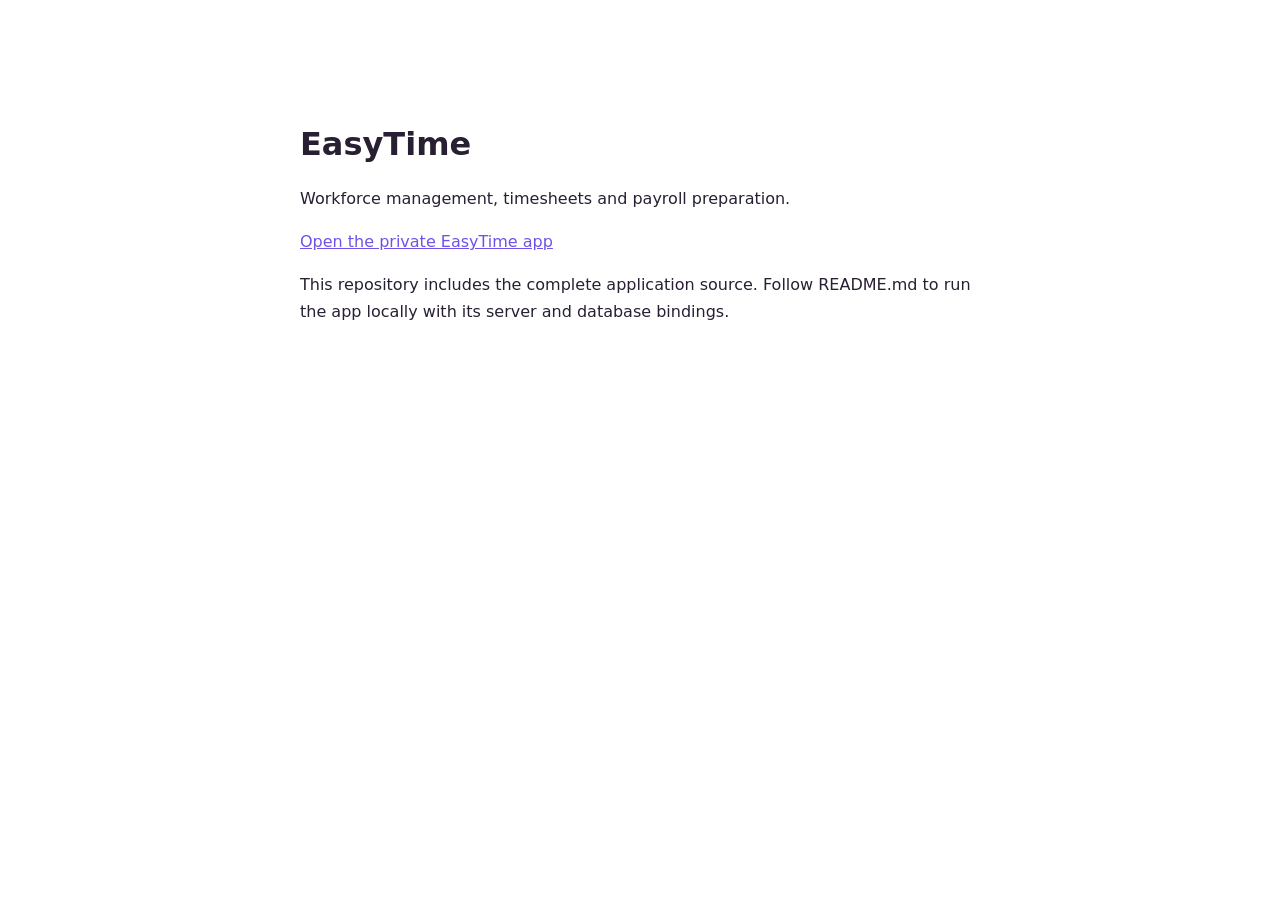
<file: index.html>
<!doctype html><html lang="en"><meta charset="utf-8"><meta name="viewport" content="width=device-width,initial-scale=1"><title>EasyTime source</title><style>body{font:16px system-ui;max-width:680px;margin:80px auto;padding:24px;color:#282032}a{color:#7052e8}p{line-height:1.7}</style><h1>EasyTime</h1><p>Workforce management, timesheets and payroll preparation.</p><p><a href="https://easytime-15-day.allup-pegasian.chatgpt.site">Open the private EasyTime app</a></p><p>This repository includes the complete application source. Follow README.md to run the app locally with its server and database bindings.</p></html>
</file>
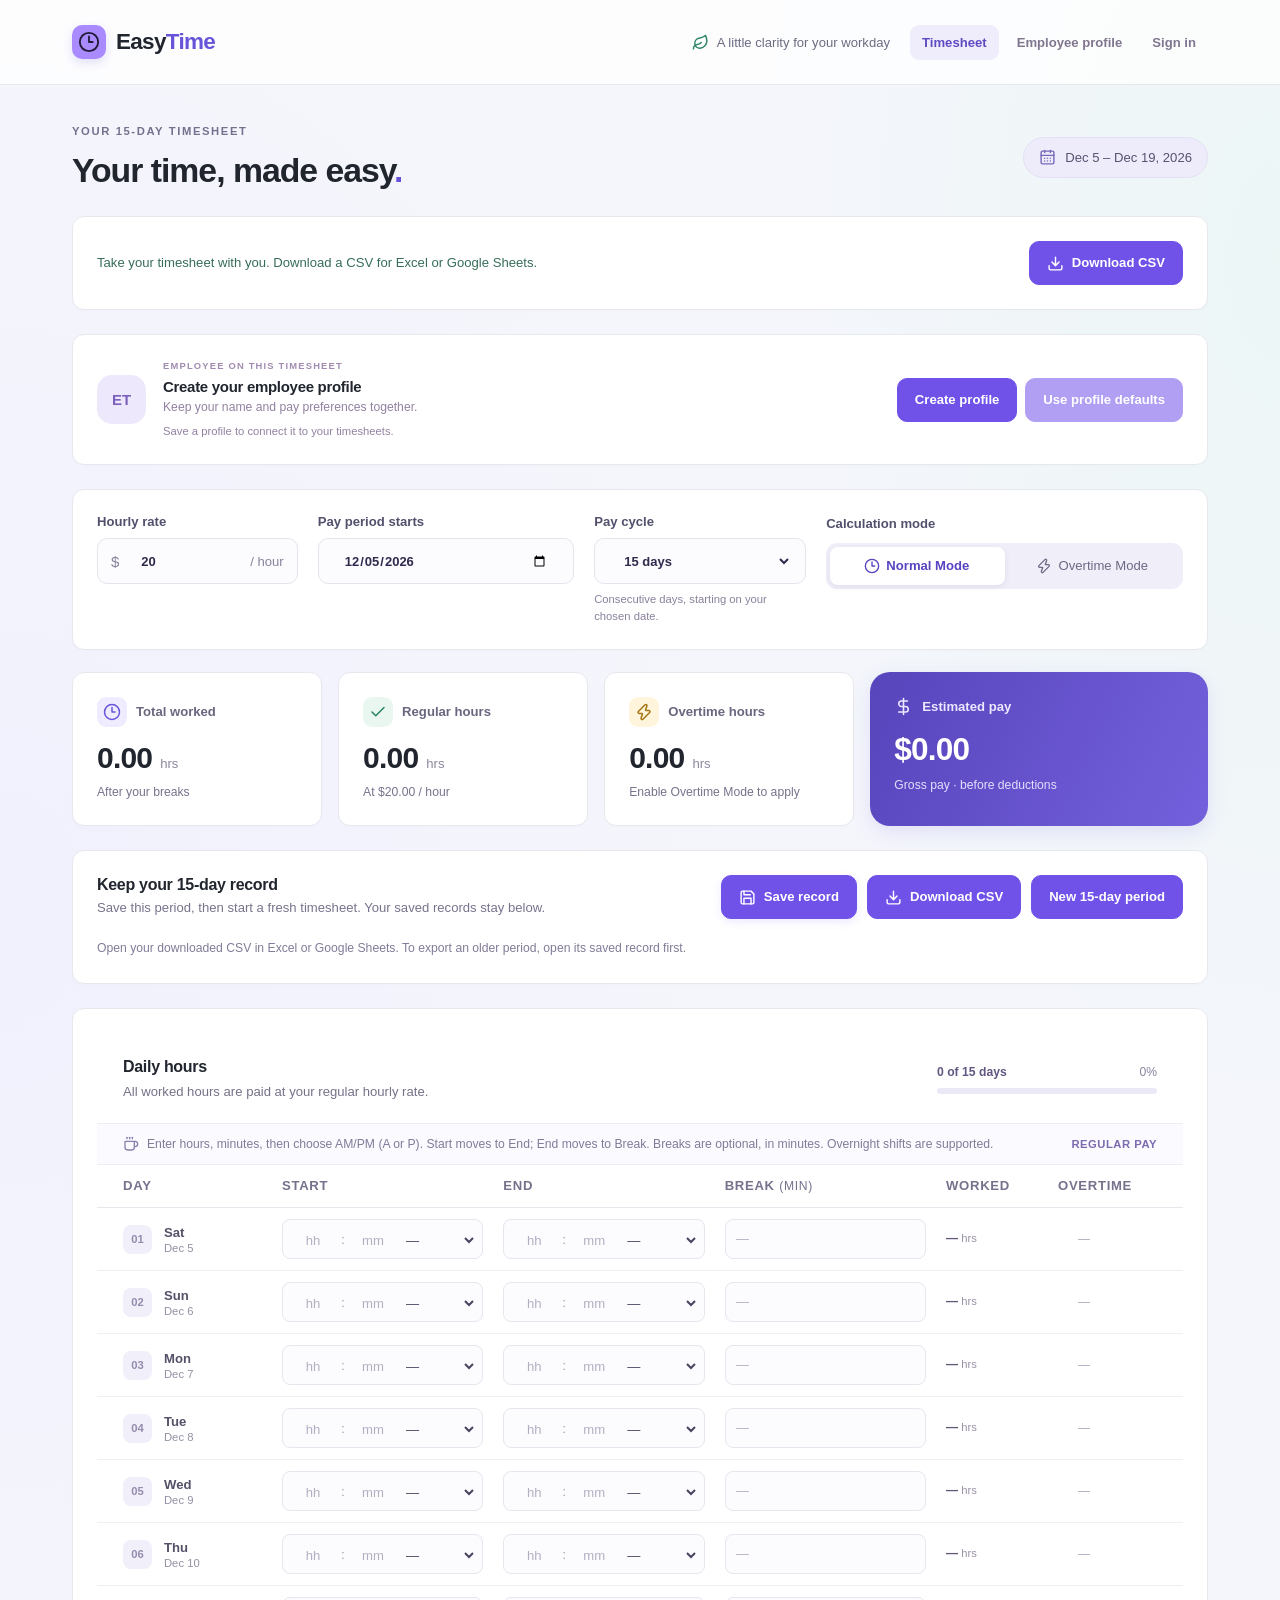
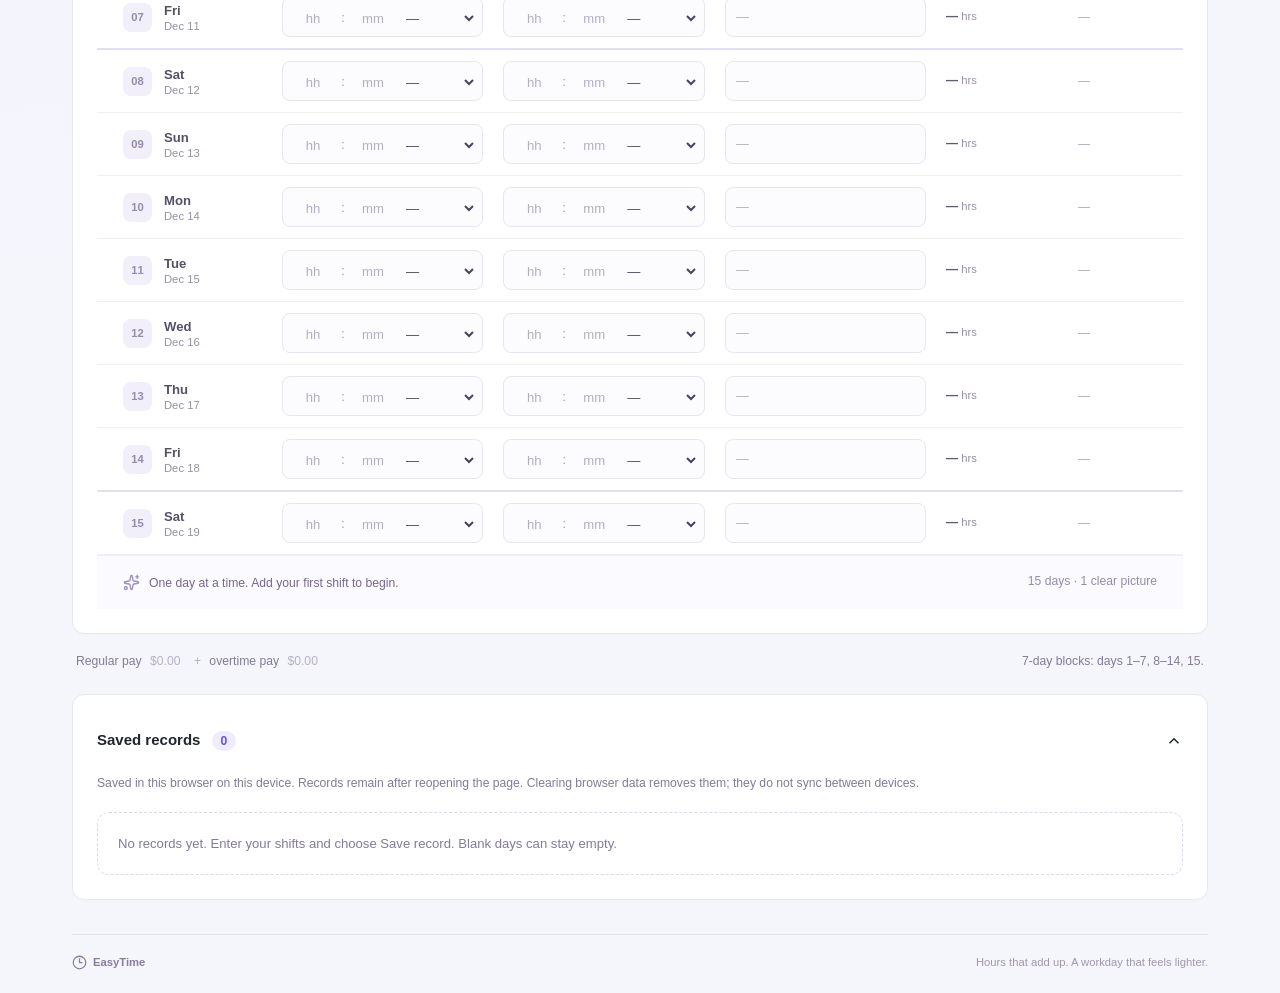
<file: public/easytime/calculator.html>
<!DOCTYPE html>
<html lang="en"><head><meta charset="UTF-8"><meta name="viewport" content="width=device-width, initial-scale=1"><meta name="description" content="Track weekly, 15-day, or monthly work, breaks, and overtime. Save records and download CSV timesheets."><title>EasyTime — Pay Cycle Records</title><link rel="icon" type="image/svg+xml" href="data:image/svg+xml,%3Csvg%20xmlns%3D%22http%3A%2F%2Fwww.w3.org%2F2000%2Fsvg%22%20viewBox%3D%220%200%2032%2032%22%3E%3Crect%20width%3D%2232%22%20height%3D%2232%22%20rx%3D%229%22%20fill%3D%22%236654d9%22%2F%3E%3Ccircle%20cx%3D%2216%22%20cy%3D%2216%22%20r%3D%2210%22%20fill%3D%22none%22%20stroke%3D%22%23fff%22%20stroke-width%3D%222.3%22%2F%3E%3Cpath%20d%3D%22M16%2010v6l4%202%22%20fill%3D%22none%22%20stroke%3D%22%23fff%22%20stroke-width%3D%222.3%22%20stroke-linecap%3D%22round%22%20stroke-linejoin%3D%22round%22%2F%3E%3C%2Fsvg%3E"><style>:root { --background:#f5f6fc; --foreground:#252542; --card:#fff; --card-foreground:#252542; --popover:#fff; --popover-foreground:#252542; --primary:#6654d9; --button-bg:#6759eb; --button-hover:#5748d6; --button-ink:#fff; --primary-foreground:#fff; --secondary:#efedfc; --secondary-foreground:#493b9b; --muted:#f3f3fa; --muted-foreground:#6b6c83; --accent:#efedfc; --accent-foreground:#493b9b; --destructive:#b23446; --border:#e6e6f2; --input:#e4e4ef; --ring:#6654d9; --radius:1rem; }
* { box-sizing:border-box; }
body { margin:0; background:var(--background); color:var(--foreground); font-family:"Segoe UI",Arial,Helvetica,sans-serif; font-size:1rem; -webkit-font-smoothing:antialiased; }
button,input { font:inherit; -webkit-tap-highlight-color:transparent; }
input:focus-visible,button:focus-visible { outline:3px solid #a99df5; outline-offset:3px; }
.easytime { min-height:100vh; background:radial-gradient(ellipse at 0 35%,#eae8ff65,transparent 40%),radial-gradient(ellipse at 100% 10%,#e1f6ed70,transparent 30%),var(--background); }
.site-header { background:#ffffffc9; border-bottom:1px solid #e7e7f0; }
.header-inner { max-width:1200px; margin:auto; min-height:84px; padding:16px 32px; display:flex; align-items:center; justify-content:space-between; gap:20px; }
.brand { display:flex; align-items:center; font-size:1.5rem; font-weight:750; letter-spacing:-.7px; }
.brand>span:last-child { color:#6654d9; }
.brand-icon { width:38px; height:38px; display:grid; place-items:center; margin-right:10px; border-radius:12px; background:#6654d9; color:#fff; box-shadow:0 4px 10px #6654d92b; }
.brand-icon svg { width:22px; height:22px; }
.header-note { display:flex; align-items:center; gap:8px; color:#6b6c83; font-size:.875rem; }
.header-note svg { color:#298265; }
.workspace { max-width:1200px; margin:0 auto; padding:38px 32px 22px; }
.page-heading { display:flex; align-items:center; justify-content:space-between; gap:24px; margin-bottom:25px; }
.eyebrow { font-size:.75rem; letter-spacing:1.6px; color:#73728e; font-weight:700; margin:0 0 9px; }
h1 { font-size:clamp(1.7rem,3vw,2.25rem); letter-spacing:-1px; font-weight:720; line-height:1.25; margin:0; }
h1>span { color:#6654d9; }
.period-chip { display:flex; align-items:center; gap:9px; padding:11px 15px; color:#565270; background:#eeecfa; border:1px solid #e4e0f5; font-size:.875rem; border-radius:100px; }
.period-chip svg { color:#7769bb; flex-shrink:0; }
.panel { border:1px solid var(--border); background:var(--card); border-radius:20px; box-shadow:0 4px 18px #35376304; }
.calculator { gap:22px; }
.settings { display:grid; grid-template-columns:1fr 1.2fr 1.7fr; gap:28px; padding:23px 26px; align-items:start; }
.settings-field,.mode-field { min-width:0; }
.settings label,.field-label { display:block; font-size:.875rem; font-weight:600; color:#52516d; margin:0 0 9px; }
.input-shell { display:flex; align-items:center; gap:10px; height:46px; border:1px solid #e4e4ef; border-radius:10px; padding:0 13px; background:#fcfcff; color:#86839b; }
.input-shell:focus-within { border-color:#8d7de7; box-shadow:0 0 0 3px #6654d911; }
.input-shell input { background:transparent; color:#302b4d; width:100%; min-width:0; font-weight:600; border:0; height:100%; outline:0; }
.input-shell input:focus-visible { outline:0; }
.input-unit { flex-shrink:0; font-size:.875rem; }
.invalid { border-color:#c44757; }
.field-error { margin:7px 0 0; font-size:.875rem; color:#af3041; }
.mode-toggle { position:relative; display:grid; grid-template-columns:1fr 1fr; width:100%; height:46px!important; padding:4px; gap:2px; border-radius:11px; background:#f0eef9; isolation:isolate; }
.mode-slider { z-index:-1; position:absolute; left:4px; top:4px; width:calc(50% - 4px); height:calc(100% - 8px); border-radius:8px; background:#fff; box-shadow:0 2px 6px #30295713; transition:transform .3s cubic-bezier(.2,.7,.2,1),background .3s; }
.is-overtime .mode-slider { transform:translateX(100%); background:#fff9eb; }
.mode-toggle [data-slot=tabs-trigger] { font-size:.875rem; height:100%; padding:8px; color:#6e6985; box-shadow:none!important; background:transparent!important; border:0; cursor:pointer; }
.mode-toggle [data-state=active] { color:#5843c1; font-weight:700; }
.is-overtime .mode-toggle [data-state=active] { color:#88600c; }
.calculator-content { min-width:0; }
.summary { display:grid; grid-template-columns:minmax(0,1fr) minmax(0,1fr) minmax(0,1fr) minmax(0,1.35fr); gap:16px; margin-bottom:24px; }
.stat-card { padding:20px 22px; }
.stat-label { display:flex; align-items:center; gap:9px; font-size:.875rem; font-weight:600; color:#69677f; }
.stat-icon { display:grid; place-items:center; width:30px; height:30px; border-radius:9px; }
.stat-icon.total { color:#6654d9; background:#efecff; }
.stat-icon.regular { color:#268463; background:#eaf7f0; }
.stat-icon.overtime { color:#a57412; background:#fff5dd; }
.stat-number { display:flex; align-items:baseline; gap:8px; margin:13px 0 7px; font-size:2rem; font-weight:700; letter-spacing:-.8px; font-variant-numeric:tabular-nums; line-height:1.2; }
.stat-number>span { font-size:.875rem; letter-spacing:0; font-weight:500; color:#8b879e; }
.stat-caption { font-size:.8125rem; color:#77738c; margin:0; }
.pay-card { border-radius:20px; padding:25px 24px 21px; background:linear-gradient(115deg,#5745bc,#7360dc); color:#fff; box-shadow:0 6px 20px #6654d923; }
.pay-card .stat-label { color:#ede7ff; }
.pay-number { margin:15px 0 7px; font-size:clamp(1.7rem,3vw,2.1rem); font-weight:700; letter-spacing:-.8px; font-variant-numeric:tabular-nums; line-height:1.2; overflow-wrap:anywhere; }
.pay-caption { margin:0; font-size:.8125rem; color:#e5dffe; }
.timesheet { overflow:hidden; }
.sheet-heading { display:flex; align-items:center; justify-content:space-between; gap:26px; padding:25px 26px 21px; }
h2 { font-size:1.125rem; font-weight:700; margin:0 0 6px; letter-spacing:-.25px; }
.mode-description { color:#757188; font-size:.875rem; margin:0; animation:mode-in .3s ease; }
@keyframes mode-in { from { opacity:.2; transform:translateY(3px); } to { opacity:1; transform:translateY(0); } }
.progress-area { width:220px; flex-shrink:0; }
.progress-label { display:flex; justify-content:space-between; font-size:.8125rem; color:#8a849e; margin-bottom:9px; }
.progress-label>span:first-child { color:#625783; font-weight:600; }
.sheet-progress { height:6px; background:#ebe8f7; }
.sheet-progress [data-slot=progress-indicator] { background:#8f7bdf; transition:transform .4s ease; }
.sheet-help { background:#fafaff; padding:12px 26px; border-top:1px solid #ededf5; border-bottom:1px solid #ededf5; display:flex; gap:8px; align-items:center; color:#827b98; font-size:.8125rem; }
.sheet-help svg { color:#8a80ad; flex-shrink:0; }
.mode-badge { margin-left:auto; font-size:.75rem; font-weight:700; letter-spacing:.5px; white-space:nowrap; color:#7d6bb1; }
.is-overtime .mode-badge { color:#92701e; }
.hours-table { table-layout:fixed; font-size:.875rem; }
.hours-table th { font-size:.875rem; font-weight:600; color:#77718c; height:43px; background:#fff; padding:8px 10px; }
.hours-table td { padding:11px 10px; }
.hours-table th:first-child,.hours-table td:first-child { padding-left:26px; }
.hours-table th:last-child,.hours-table td:last-child { padding-right:26px; }
.hours-table .date-cell { width:175px; }
.hours-table .hours-cell { width:112px; }
.hours-table .split-cell { width:135px; }
.hours-table .break-cell { width:120px; }
.day-row { border-color:#efedf5; transition:background .25s; }
.day-row:hover { background:#fdfcff; }
.day-row.week-start:not(:first-child) { border-top:2px solid #e4def3; }
.day-date { display:flex; align-items:center; gap:12px; }
.day-index { width:29px; height:29px; display:grid; place-items:center; border-radius:8px; background:#f1eff9; color:#958cae; font-size:.75rem; font-weight:600; flex-shrink:0; }
.is-complete .day-index { color:#6050b4; background:#ebe6fd; }
.date-primary { display:block; font-weight:600; color:#555067; font-size:.875rem; }
.date-secondary { display:block; margin-top:2px; color:#9690a4; font-size:.75rem; }
.row-check { color:#2e9871; margin-left:auto; flex-shrink:0; }
.entry-cell input { width:100%; min-width:0; height:40px; background:#fcfcfe; border:1px solid #e8e5ef; border-radius:8px; padding:7px 10px; color:#4a425f; font-size:.875rem; font-variant-numeric:tabular-nums; transition:border-color .15s,box-shadow .15s; }
.entry-cell input:focus { background:#fff; border-color:#a291e7; }
.entry-cell input::placeholder { color:#b3aec2; }
.entry-cell input::-webkit-calendar-picker-indicator { opacity:.45; padding:0; margin:0; }
.entry-cell input[type=number] { appearance:textfield; }
.entry-cell input[type=number]::-webkit-inner-spin-button { appearance:none; }
.time-control { display:grid; grid-template-columns:minmax(20px,1fr) 6px minmax(20px,1fr) minmax(40px,1.55fr); align-items:center; gap:2px; width:100%; min-width:0; height:40px; padding:0 5px; border:1px solid #e8e5ef; border-radius:8px; background:#fcfcfe; transition:border-color .15s,box-shadow .15s; }
.time-control:focus-within { background:#fff; border-color:#a291e7; box-shadow:0 0 0 3px #6654d911; }
.time-control .time-part { width:100%; min-width:0; height:32px; padding:3px 1px; border:0; border-radius:4px; background:transparent; font-size:.875rem; color:#4a425f; text-align:center; font-variant-numeric:tabular-nums; }
.time-control select.time-part { cursor:pointer; padding-left:2px; text-align:left; }
.time-control .time-part:focus { outline:2px solid #a99df5; outline-offset:-2px; background:#f3f0ff; box-shadow:none; }
.time-colon { color:#9690a4; text-align:center; user-select:none; }
.has-error .time-control { border-color:#ef92a2; }
.entry-cell input[type=hidden] { display:none; }
@media(max-width:900px){.time-control{height:44px}.time-control .time-part{height:36px}}
@media(max-width:520px){.time-control .time-part{font-size:1rem}}
.manual-cell input { background:#fffcf6; border-color:#eee2c5; animation:mode-in .25s ease; }
.worked-value { font-weight:650; color:#635774; font-variant-numeric:tabular-nums; }
.hours-unit { color:#9991a6; font-size:.75rem; font-weight:400; }
.hours-pill { display:inline-block; font-size:.75rem; padding:5px 10px; border-radius:7px; color:#328266; background:#ecf7f1; font-weight:500; }
.hours-pill.has-ot { color:#966b1d; background:#fff4db; }
.empty-status { color:#b0aabd; padding-left:20px; }
.overnight-label { display:block; font-size:.75rem; color:#897e9f; margin-top:3px; }
.row-error { white-space:normal; color:#ac3545; font-size:.875rem; margin:5px 0 0; }
.has-error input { border-color:#d8a5ac; }
.mobile-label { display:none; }
.sheet-footer { display:flex; gap:20px; justify-content:space-between; padding:18px 26px; background:#fbfaff; border-top:1px solid #efedf5; font-size:.8125rem; color:#968ca9; }
.sheet-footer>span:first-child { display:flex; gap:9px; align-items:center; color:#76688e; }
.sheet-footer svg { color:#a092c3; flex-shrink:0; }
.validation-note { color:#ac3545; background:#fff1f3; padding:12px 18px; border-radius:10px; font-size:.875rem; margin:15px 0; }
.bottom-notes { display:flex; gap:16px; flex-wrap:wrap; align-items:center; justify-content:space-between; color:#847b96; font-size:.8125rem; padding:6px 4px 0; }
.bottom-notes p { margin:12px 0 0; }
.bottom-notes p span { color:#b8afc8; padding:0 5px; }
.site-footer { display:flex; justify-content:space-between; gap:20px; align-items:center; margin-top:34px; padding-top:19px; border-top:1px solid #e6e1f0; color:#a097ae; font-size:.75rem; }
.mini-brand { display:flex; align-items:center; gap:6px; color:#8a7b9f; font-weight:600; }
.site-footer p { margin:0; }
@media (max-width:980px) { .settings { grid-template-columns:1fr 1.2fr; gap:20px; }.mode-field { grid-column:1/-1; }.mode-toggle { max-width:390px; }.summary { grid-template-columns:minmax(0,1fr) minmax(0,1fr); }.hours-table .date-cell { width:145px; }.hours-table .hours-cell { width:85px; }.hours-table .split-cell { width:110px; }.hours-table th:first-child,.hours-table td:first-child { padding-left:16px; }.hours-table th:last-child,.hours-table td:last-child { padding-right:16px; }.entry-cell input { padding:7px; }.day-date { gap:8px; }.row-check { display:none; } }
@media (max-width:900px) { .workspace { padding:28px 20px 20px; }.header-inner { padding:16px 20px; }.page-heading { align-items:flex-start; flex-direction:column; gap:17px; }.header-note { display:none; }.summary { gap:12px; }.stat-card,.pay-card { padding:19px; }.sheet-heading { padding:22px 20px; flex-direction:column; align-items:stretch; gap:17px; }.progress-area { width:100%; }.sheet-help { padding:12px 20px; }.mode-badge { display:none; }
.hours-table { display:block; table-layout:auto; }.hours-table thead { position:absolute; width:1px; height:1px; overflow:hidden; clip-path:inset(50%); }.hours-table tbody { display:grid; grid-template-columns:1fr 1fr; gap:14px; padding:16px; background:#faf9fd; }.hours-table .day-row { display:grid; grid-template-columns:repeat(2,minmax(0,1fr)); gap:12px 10px; padding:16px; border:1px solid #e9e5f2!important; border-radius:13px; background:#fff; align-content:start; }.hours-table td { display:block; width:auto!important; padding:0!important; min-width:0; }.hours-table .date-cell { grid-column:1/-1; }.day-date { padding-bottom:11px; border-bottom:1px solid #efecf5; }.row-check { display:block; }.date-primary,.date-secondary { display:inline; }.date-secondary { margin-left:7px; }.mobile-label { display:block; font-size:.875rem; color:#8d839f; margin-bottom:6px; }.entry-cell input { font-size:.875rem; height:44px; padding:6px; }.hours-table .split-cell { grid-column:1/-1; }.split-cell:has(.empty-status) { display:none; }.hours-table .hours-cell { display:flex; flex-direction:column; justify-content:center; }.hours-unit { font-size:.8125rem; }.row-error { font-size:.875rem; }.empty-status { display:none; }.sheet-footer { padding:17px 20px; }.sheet-footer>span:last-child { display:none; } }
@media (max-width:520px) { .workspace { padding:24px 16px 18px; }.header-inner { min-height:72px; padding:14px 16px; }.brand { font-size:1.375rem; }.brand-icon { width:34px; height:34px; border-radius:10px; }.page-heading { margin-bottom:21px; }h1 { font-size:1.75rem; }.settings { padding:19px; gap:17px; grid-template-columns:1fr; }.mode-field { grid-column:auto; }.mode-toggle { max-width:none; }.stat-label { font-size:.875rem; gap:7px; }.stat-icon { width:25px; height:25px; }.stat-card,.pay-card { padding:16px; border-radius:16px; }.stat-number { font-size:1.75rem; gap:5px; }.stat-number>span { font-size:.8125rem; }.pay-number { font-size:1.7rem; }.stat-caption,.pay-caption { font-size:.8125rem; line-height:1.5; }.summary { margin-bottom:20px; }.hours-table tbody { grid-template-columns:1fr; padding:12px; gap:12px; }.hours-table .day-row { grid-template-columns:repeat(2,minmax(0,1fr)); padding:17px; gap:14px 12px; }.entry-cell input { padding:8px 10px; font-size:1rem; }.hours-table .split-cell { grid-column:auto; align-self:center; }.hours-table .split-cell:has(.row-error) { grid-column:1/-1; }.date-primary { font-size:1rem; }.date-secondary { font-size:.875rem; }.day-index { font-size:.8125rem; }.worked-value { font-size:1rem; }.site-footer p { display:none; }.bottom-notes { gap:0; }.sheet-help { align-items:flex-start; }.sheet-help svg { margin-top:2px; } }
@media (prefers-reduced-motion:reduce) { *,*::before,*::after { animation:none!important; transition:none!important; scroll-behavior:auto!important; } }

/* Keep controls readable with enlarged browser text. */
.mode-toggle { height:auto!important; min-height:46px; }
.mode-toggle [data-slot=tabs-trigger] { white-space:normal; height:auto; min-height:38px; }
.stat-number { flex-wrap:wrap; overflow-wrap:anywhere; }
.entry-cell input { height:auto; min-height:40px; line-height:1.4; }
.hours-table tr { border-color:#efedf5; }
@media(max-width:900px){.entry-cell input{min-height:44px;}}
@media(max-width:360px){.mode-toggle [data-slot=tabs-trigger]{font-size:.8125rem;padding:8px 4px;gap:4px;}.mode-toggle svg{display:none;}}
@media(max-width:360px){.hours-table .day-row{grid-template-columns:minmax(0,1fr);}.hours-table .date-cell{grid-column:auto;}}
@media(max-width:520px){.summary{grid-template-columns:repeat(auto-fit,minmax(min(100%,9rem),1fr));}.hours-table .day-row{grid-template-columns:repeat(auto-fit,minmax(min(100%,6.5rem),1fr));}}

.calculator{display:flex;flex-direction:column}.mode-toggle{align-items:stretch}.mode-toggle button{display:flex;align-items:center;justify-content:center;gap:6px;border-radius:8px;font-weight:500;line-height:1.4}.mode-toggle button[data-state=active]{font-weight:700}.mode-toggle button svg{flex-shrink:0}.hours-table{width:100%;border-collapse:collapse}.table-container{width:100%;overflow-x:auto}.hours-table tr{border-bottom:1px solid #efedf5}.hours-table th{text-align:left}.hours-table td{vertical-align:middle;white-space:nowrap}.easytime:not(.is-overtime) .manual-cell{display:none}.sheet-progress{position:relative;border-radius:100px;overflow:hidden}.sheet-progress [data-slot=progress-indicator]{width:100%;height:100%}.field-error:empty,.row-error:empty,.validation-note:empty{display:none}.mode-toggle button{border:0}.stat-label>svg{flex-shrink:0}.unit-label{font-weight:400;font-size:.8125rem}p{line-height:1.5}button{cursor:pointer}.brand-icon svg{stroke-width:2}.row-check{width:14px;height:14px}.split-cell .row-error{white-space:normal}input[aria-invalid=true]{border-color:#d8a5ac}svg{display:inline-block;vertical-align:middle}
@media(max-width:900px){.hours-table td{white-space:normal}.table-container{overflow:visible}}
.login-link{display:inline-flex;align-items:center;justify-content:center;padding:9px 17px;border:1px solid #d9d1f1;border-radius:10px;color:#5843b8;background:#f3efff;text-decoration:none;font-size:.875rem;font-weight:650}.login-link:focus-visible{outline:3px solid #a99df5;outline-offset:3px}.header-note{margin-left:auto}@media(max-width:760px){.header-note{display:none}}

/* Save each pay period on this device. */
.record-toolbar{display:flex;align-items:center;justify-content:space-between;gap:20px;padding:20px 24px;margin-bottom:24px;flex-wrap:wrap}
.record-toolbar h2{margin-bottom:4px}.record-hint{color:#77738c;font-size:.875rem;margin:0;max-width:37rem}
.record-actions{display:flex;gap:10px;flex-wrap:wrap}.record-button{display:inline-flex;align-items:center;justify-content:center;gap:8px;padding:12px 17px;min-height:44px;border:1px solid #ded7f0;border-radius:10px;background:#fff;color:#60518c;font-size:.875rem;font-weight:650;line-height:1.4}
.record-button.primary{box-shadow:0 3px 9px #6759eb21}.record-button:disabled{opacity:.55;cursor:not-allowed}
.record-button svg{flex-shrink:0}.export-hint{flex-basis:100%;margin:0;color:#827b98;font-size:.8125rem;line-height:1.6}
.page-export{display:flex;align-items:center;justify-content:space-between;gap:18px;flex-wrap:wrap;padding:16px 20px;margin-bottom:24px;background:#edf8f2;border-color:#cce7da}.page-export p{margin:0;color:#366d57;font-size:.875rem;line-height:1.5}.page-export .record-button.export{flex-shrink:0}@media(max-width:520px){.page-export{padding:16px}.page-export .record-button{width:100%}}
.record-status{flex-basis:100%;margin:0;color:#298265;font-size:.875rem;overflow-wrap:anywhere}.record-status:empty{display:none}.record-status.is-error{color:#ac3545}
.saved-records{margin-top:24px;padding:22px 24px}.saved-records summary{cursor:pointer;display:flex;align-items:center;justify-content:space-between;gap:14px;font-weight:700;list-style:none;min-height:44px}.saved-records summary::-webkit-details-marker{display:none}.saved-records summary:focus-visible{outline:3px solid #a99df5;outline-offset:3px;border-radius:6px}
.saved-count{display:inline-grid;place-items:center;padding:3px 9px;background:#efecff;color:#6654d9;border-radius:100px;margin-left:7px;font-size:.8125rem}.records-chevron{transition:transform .2s;flex-shrink:0}.saved-records[open] .records-chevron{transform:rotate(180deg)}
.record-privacy{color:#827b98;font-size:.8125rem;margin:11px 0 18px;line-height:1.6}.saved-list{display:grid;gap:12px;padding:0;margin:0;list-style:none}.saved-empty{padding:20px;border:1px dashed #ddd6ef;border-radius:12px;color:#847b96;font-size:.875rem;line-height:1.6}
.saved-item{display:flex;justify-content:space-between;gap:20px;align-items:center;border:1px solid #e8e2f2;border-radius:12px;padding:17px;background:#fcfbff;min-width:0}.saved-item h3{font-size:1rem;margin:0 0 7px;color:#514568;overflow-wrap:anywhere}.saved-item p{margin:0;color:#82778f;font-size:.8125rem;overflow-wrap:anywhere}.saved-item .record-summary{margin-bottom:6px;color:#675a7a}.saved-item-actions{display:flex;gap:8px;flex-shrink:0}
@media(max-width:760px){.record-toolbar,.saved-records{padding:19px}.record-toolbar{gap:16px}.record-actions{width:100%}.record-actions .record-button{flex:1 1 10rem}.saved-item{flex-wrap:wrap;align-items:flex-start}.saved-item-actions{width:100%;flex-wrap:wrap}.saved-item-actions .record-button{flex:1 1 6rem}}
@media(max-width:360px){.saved-records{padding:16px}.saved-item{padding:14px}}


/* Four settings fit comfortably on desktop, with paired fields on tablets. */
select{font:inherit;max-width:100%}.input-shell select{width:100%;min-width:0;height:100%;background:transparent;color:#302b4d;border:0;font-weight:600;cursor:pointer;outline:0}.input-shell select:focus-visible{outline:3px solid #a99df5;outline-offset:3px;border-radius:5px}.cycle-help{font-size:.75rem;color:#8a809c;line-height:1.5;margin:7px 0 0}.settings{grid-template-columns:minmax(0,.9fr) minmax(0,1.15fr) minmax(0,.95fr) minmax(0,1.6fr);gap:20px}.period-chip{max-width:100%;white-space:normal;overflow-wrap:anywhere}
@media(max-width:1100px){.settings{grid-template-columns:repeat(2,minmax(0,1fr))}.mode-field{grid-column:auto}.mode-toggle{max-width:none}}
@media(max-width:520px){.settings{grid-template-columns:minmax(0,1fr)}}

.header-nav{display:flex;gap:6px;flex-wrap:wrap;align-items:center}.header-nav a{font-size:.875rem;font-weight:600;color:#80768f;border-radius:9px;padding:10px 12px;text-decoration:none}.header-nav a:hover,.header-nav a[aria-current=page]{background:#efecfc;color:#604ac2}.header-nav a:focus-visible,.employee-actions a:focus-visible{outline:3px solid #a99df5;outline-offset:3px}.employee-strip{display:flex;gap:17px;align-items:center;flex-wrap:wrap;padding:21px 24px;margin-bottom:24px}.employee-avatar{width:49px;height:49px;flex-shrink:0;display:grid;place-items:center;border-radius:15px;background:#eee8fc;color:#7b61bb;font-size:1rem;font-weight:700}.employee-info{flex:1 1 18rem;min-width:0}.employee-eyebrow{font-size:.625rem;font-weight:700;color:#a08cb0;letter-spacing:1.2px;margin:0 0 4px}.employee-info h2{font-size:1rem;margin-bottom:3px;overflow-wrap:anywhere}.employee-info p:not(.employee-eyebrow){font-size:.8125rem;color:#9281a0;margin:0;line-height:1.6;overflow-wrap:anywhere}.employee-info .employee-help{margin-top:5px!important;font-size:.75rem!important}.employee-actions{display:flex;gap:8px;flex-wrap:wrap}.employee-actions .record-button{text-decoration:none}.employee-help.is-error{color:#ac3545!important}.record-employee{font-size:.8125rem;color:#7e638f!important;margin-bottom:5px!important;overflow-wrap:anywhere}
@media(max-width:760px){.header-inner{flex-wrap:wrap;gap:12px}.header-nav{gap:3px}.employee-strip{padding:19px}.employee-actions{width:100%}.employee-actions .record-button{flex:1 1 9rem}}
@media(max-width:520px){.header-nav{width:100%;justify-content:space-between}.header-nav a{font-size:.8125rem;padding:9px 8px}.employee-strip{gap:13px}.employee-info{flex-basis:calc(100% - 70px)}}

/* Match the action buttons in the cloud workspace. */
:is(.record-button,.login-link){background:var(--button-bg);border-color:var(--button-bg);color:var(--button-ink);transition:background-color .18s ease,border-color .18s ease}
:is(.record-button,.login-link):hover:not(:disabled){background:var(--button-hover);border-color:var(--button-hover)}
</style><link rel="stylesheet" href="workforce-design.css?v=20261117"></head><body><div class="easytime" id="easytime"><header class="site-header"><div class="header-inner"><div class="brand"><span class="brand-icon"><svg xmlns="http://www.w3.org/2000/svg" width="22" height="22" viewBox="0 0 24 24" fill="none" stroke="currentColor" stroke-width="2" stroke-linecap="round" stroke-linejoin="round" class="lucide lucide-clock3 lucide-clock-3" aria-hidden="true"><circle cx="12" cy="12" r="10"></circle><path d="M12 6v6h4"></path></svg></span>Easy<span>Time</span></div><div class="header-note"><svg xmlns="http://www.w3.org/2000/svg" width="17" height="17" viewBox="0 0 24 24" fill="none" stroke="currentColor" stroke-width="2" stroke-linecap="round" stroke-linejoin="round" class="lucide lucide-leaf" aria-hidden="true"><path d="M11 20A7 7 0 0 1 9.8 6.1C15.5 5 17 4.48 19 2c1 2 2 4.18 2 8 0 5.5-4.78 10-10 10Z"></path><path d="M2 21c0-3 1.85-5.36 5.08-6C9.5 14.52 12 13 13 12"></path></svg><span>A little clarity for your workday</span></div><nav class="header-nav" aria-label="EasyTime pages"><a href="index.html" aria-current="page">Timesheet</a><a href="profile.html">Employee profile</a><a href="login.html">Sign in</a></nav></div></header><main class="workspace"><div class="page-heading"><div><p class="eyebrow" id="cycle-eyebrow">YOUR 15-DAY TIMESHEET</p><h1>Your time, made easy<span>.</span></h1></div><div class="period-chip"><svg xmlns="http://www.w3.org/2000/svg" width="17" height="17" viewBox="0 0 24 24" fill="none" stroke="currentColor" stroke-width="2" stroke-linecap="round" stroke-linejoin="round" class="lucide lucide-calendar-days" aria-hidden="true"><path d="M8 2v3"></path><path d="M16 2v3"></path><rect x="3" y="3" width="18" height="18" rx="2"></rect><path d="M3 9h18"></path><path d="M8 13h.01"></path><path d="M12 13h.01"></path><path d="M16 13h.01"></path><path d="M8 17h.01"></path><path d="M12 17h.01"></path><path d="M16 17h.01"></path></svg><span id="period-label">Choose your pay period</span></div></div>
<section class="page-export panel" aria-label="Download your timesheet"><p>Take your timesheet with you. Download a CSV for Excel or Google Sheets.</p><button class="record-button export" id="download-csv-top" type="button" aria-describedby="export-help"><svg aria-hidden="true" width="17" height="17" viewBox="0 0 24 24" fill="none" stroke="currentColor" stroke-width="2" stroke-linecap="round" stroke-linejoin="round"><path d="M21 15v4a2 2 0 0 1-2 2H5a2 2 0 0 1-2-2v-4M7 10l5 5 5-5M12 15V3"/></svg>Download CSV</button></section>
<section class="employee-strip panel" aria-labelledby="employee-name">
  <div class="employee-avatar" id="employee-avatar" aria-hidden="true">ET</div>
  <div class="employee-info"><p class="employee-eyebrow">EMPLOYEE ON THIS TIMESHEET</p><h2 id="employee-name">Create your employee profile</h2><p id="employee-meta">Keep your name and pay preferences together.</p><p class="employee-help" id="employee-help">Save a profile to connect it to your timesheets.</p></div>
  <div class="employee-actions"><a class="record-button" id="employee-edit" href="profile.html">Create profile</a><button class="record-button" id="use-profile" type="button" disabled>Use profile defaults</button></div>
</section>
<div class="calculator"><section class="settings panel" aria-label="Timesheet settings"><div class="settings-field"><label for="hourly-rate">Hourly rate</label><div class="input-shell" id="rate-shell"><span aria-hidden="true">$</span><input id="hourly-rate" type="number" min="0" step="0.01" inputmode="decimal" value="20"><span class="input-unit">/ hour</span></div><p id="rate-error" class="field-error"></p></div><div class="settings-field"><label id="period-start-label" for="period-start">Pay period starts</label><div class="input-shell"><input id="period-start" type="date" min="0001-01-01" max="9999-12-17"><input id="period-month" type="month" min="0001-01" max="9999-12" hidden></div><p id="date-error" class="field-error"></p></div><div class="settings-field cycle-field"><label for="cycle-days">Pay cycle</label><div class="input-shell"><select id="cycle-days" aria-describedby="cycle-help"><option value="7">7 days</option><option value="15" selected>15 days</option><option value="month">Month cycle</option><option id="legacy-cycle" value="30" hidden disabled>Saved 30-day cycle</option></select></div><p class="cycle-help" id="cycle-help">Consecutive days, starting on your chosen date.</p></div><div class="mode-field"><p class="field-label">Calculation mode</p><div class="mode-toggle" role="tablist" aria-label="Calculation mode"><span class="mode-slider" aria-hidden="true"></span><button type="button" id="normal-mode" role="tab" data-slot="tabs-trigger" data-state="active" aria-selected="true" aria-controls="calculator-content" data-mode="normal"><svg xmlns="http://www.w3.org/2000/svg" width="16" height="16" viewBox="0 0 24 24" fill="none" stroke="currentColor" stroke-width="2" stroke-linecap="round" stroke-linejoin="round" class="lucide lucide-clock3 lucide-clock-3" aria-hidden="true"><circle cx="12" cy="12" r="10"></circle><path d="M12 6v6h4"></path></svg>Normal Mode</button><button type="button" id="overtime-mode" role="tab" data-slot="tabs-trigger" data-state="inactive" aria-selected="false" aria-controls="calculator-content" tabindex="-1" data-mode="overtime"><svg xmlns="http://www.w3.org/2000/svg" width="16" height="16" viewBox="0 0 24 24" fill="none" stroke="currentColor" stroke-width="2" stroke-linecap="round" stroke-linejoin="round" class="lucide lucide-zap" aria-hidden="true"><path d="M15.914 4a1.5 1.5 0 00-2.474-1.561l-9 9A1.5 1.5 0 005.5 14h4.002a.5.5 0 01.471.666L8.086 20a1.5 1.5 0 002.475 1.56l9-9A1.5 1.5 0 0018.5 10h-3.997a.5.5 0 01-.472-.667z"></path></svg>Overtime Mode</button></div></div></section><div id="calculator-content" class="calculator-content" role="tabpanel" aria-labelledby="normal-mode"><section class="summary" aria-label="Period totals" aria-live="polite" aria-atomic="true"><article class="stat-card panel"><div class="stat-label"><span class="stat-icon total"><svg xmlns="http://www.w3.org/2000/svg" width="18" height="18" viewBox="0 0 24 24" fill="none" stroke="currentColor" stroke-width="2" stroke-linecap="round" stroke-linejoin="round" class="lucide lucide-clock3 lucide-clock-3" aria-hidden="true"><circle cx="12" cy="12" r="10"></circle><path d="M12 6v6h4"></path></svg></span>Total worked</div><p class="stat-number"><span id="total-hours" style="font:inherit;letter-spacing:inherit;color:inherit">0.00</span><span>hrs</span></p><p class="stat-caption" id="total-hours-caption">After your breaks</p></article><article class="stat-card panel"><div class="stat-label"><span class="stat-icon regular"><svg xmlns="http://www.w3.org/2000/svg" width="18" height="18" viewBox="0 0 24 24" fill="none" stroke="currentColor" stroke-width="2" stroke-linecap="round" stroke-linejoin="round" class="lucide lucide-check" aria-hidden="true"><path d="M20 6 9 17l-5-5"></path></svg></span>Regular hours</div><p class="stat-number"><span id="regular-hours" style="font:inherit;letter-spacing:inherit;color:inherit">0.00</span><span>hrs</span></p><p class="stat-caption" id="regular-hours-caption">At $20.00 / hour</p></article><article class="stat-card panel"><div class="stat-label"><span class="stat-icon overtime"><svg xmlns="http://www.w3.org/2000/svg" width="18" height="18" viewBox="0 0 24 24" fill="none" stroke="currentColor" stroke-width="2" stroke-linecap="round" stroke-linejoin="round" class="lucide lucide-zap" aria-hidden="true"><path d="M15.914 4a1.5 1.5 0 00-2.474-1.561l-9 9A1.5 1.5 0 005.5 14h4.002a.5.5 0 01.471.666L8.086 20a1.5 1.5 0 002.475 1.56l9-9A1.5 1.5 0 0018.5 10h-3.997a.5.5 0 01-.472-.667z"></path></svg></span>Overtime hours</div><p class="stat-number"><span id="overtime-hours" style="font:inherit;letter-spacing:inherit;color:inherit">0.00</span><span>hrs</span></p><p class="stat-caption" id="overtime-hours-caption">Enable Overtime Mode to apply</p></article><article class="pay-card"><div class="stat-label"><svg xmlns="http://www.w3.org/2000/svg" width="19" height="19" viewBox="0 0 24 24" fill="none" stroke="currentColor" stroke-width="2" stroke-linecap="round" stroke-linejoin="round" class="lucide lucide-dollar-sign" aria-hidden="true"><line x1="12" x2="12" y1="2" y2="22"></line><path d="M17 5H9.5a3.5 3.5 0 0 0 0 7h5a3.5 3.5 0 0 1 0 7H6"></path></svg>Estimated pay</div><p class="pay-number" id="estimated-pay">$0.00</p><p class="pay-caption">Gross pay · before deductions</p></article></section>
<section class="record-toolbar panel" aria-labelledby="record-heading">
  <div><h2 id="record-heading">Keep your pay-cycle record</h2><p class="record-hint" id="record-hint">Save this period, then start a fresh timesheet. Your saved records stay below.</p></div>
  <div class="record-actions"><button class="record-button primary" id="save-record" type="button"><svg aria-hidden="true" width="17" height="17" viewBox="0 0 24 24" fill="none" stroke="currentColor" stroke-width="2" stroke-linecap="round" stroke-linejoin="round"><path d="M19 21H5a2 2 0 0 1-2-2V5a2 2 0 0 1 2-2h12l4 4v12a2 2 0 0 1-2 2Z"/><path d="M17 21v-8H7v8M7 3v5h9"/></svg><span id="save-record-label">Save record</span></button><button class="record-button export" id="download-csv" type="button" aria-describedby="export-help"><svg aria-hidden="true" width="17" height="17" viewBox="0 0 24 24" fill="none" stroke="currentColor" stroke-width="2" stroke-linecap="round" stroke-linejoin="round"><path d="M21 15v4a2 2 0 0 1-2 2H5a2 2 0 0 1-2-2v-4M7 10l5 5 5-5M12 15V3"/></svg>Download CSV</button><button class="record-button" id="new-period" type="button">New 15-day period</button></div>
  <p class="export-hint" id="export-help">Open your downloaded CSV in Excel or Google Sheets. To export an older period, open its saved record first.</p>
  <p class="record-status" id="record-status" role="status" aria-live="polite" aria-atomic="true"></p>
</section>
<section class="timesheet panel" aria-labelledby="daily-heading"><div class="sheet-heading"><div><h2 id="daily-heading">Daily hours</h2><p id="calculation-help" class="mode-description">All worked hours are paid at your regular hourly rate.</p></div><div class="progress-area"><div class="progress-label"><span id="progress-text">0 of 15 days</span><span id="progress-percent">0%</span></div><div role="progressbar" aria-label="Days with complete shifts" aria-valuemin="0" aria-valuemax="15" aria-valuenow="0" class="sheet-progress" id="progress"><div data-slot="progress-indicator" id="progress-fill" style="transform:translateX(-100%)"></div></div></div></div><div class="sheet-help"><svg xmlns="http://www.w3.org/2000/svg" width="16" height="16" viewBox="0 0 24 24" fill="none" stroke="currentColor" stroke-width="2" stroke-linecap="round" stroke-linejoin="round" class="lucide lucide-coffee" aria-hidden="true"><path d="M10 2v2"></path><path d="M14 2v2"></path><path d="M16 8a1 1 0 0 1 1 1v8a4 4 0 0 1-4 4H7a4 4 0 0 1-4-4V9a1 1 0 0 1 1-1h14a4 4 0 1 1 0 8h-1"></path><path d="M6 2v2"></path></svg><span id="sheet-help-text">Breaks are optional, in minutes. Overnight shifts are supported.</span><span class="mode-badge" id="mode-badge">REGULAR PAY</span></div><div class="table-container"><table class="hours-table" aria-describedby="calculation-help"><thead><tr><th class="date-cell" scope="col">Day</th><th scope="col">Start</th><th scope="col">End</th><th scope="col">Break <span class="unit-label">(min)</span></th><th class="manual-cell" scope="col">Manual OT <span class="unit-label">(hrs)</span></th><th class="hours-cell" scope="col">Worked</th><th class="split-cell" scope="col">Overtime</th></tr></thead><tbody id="timesheet-body"></tbody></table></div><div class="sheet-footer"><span><svg xmlns="http://www.w3.org/2000/svg" width="17" height="17" viewBox="0 0 24 24" fill="none" stroke="currentColor" stroke-width="2" stroke-linecap="round" stroke-linejoin="round" class="lucide lucide-sparkles" aria-hidden="true"><path d="M11.017 2.814a1 1 0 0 1 1.966 0l1.051 5.558a2 2 0 0 0 1.594 1.594l5.558 1.051a1 1 0 0 1 0 1.966l-5.558 1.051a2 2 0 0 0-1.594 1.594l-1.051 5.558a1 1 0 0 1-1.966 0l-1.051-5.558a2 2 0 0 0-1.594-1.594l-5.558-1.051a1 1 0 0 1 0-1.966l5.558-1.051a2 2 0 0 0 1.594-1.594z"></path><path d="M20 2v4"></path><path d="M22 4h-4"></path><circle cx="4" cy="20" r="2"></circle></svg><span id="encouragement">One day at a time. Add your first shift to begin.</span></span><span id="cycle-footer">15 days · 1 clear picture</span></div></section><p class="validation-note" id="validation-note" role="status"></p><div class="bottom-notes"><p>Regular pay <span id="regular-pay">$0.00</span> <span>+</span> overtime pay <span id="overtime-pay">$0.00</span></p><p id="week-block-note">7-day blocks: days 1–7, 8–14, and 15.</p></div><p class="validation-note" id="storage-note"></p></div></div>
<details class="saved-records panel" id="saved-records" open>
  <summary><span>Saved records <span class="saved-count" id="saved-count">0</span></span><svg class="records-chevron" aria-hidden="true" width="18" height="18" viewBox="0 0 24 24" fill="none" stroke="currentColor" stroke-width="2"><path d="m6 9 6 6 6-6"/></svg></summary>
  <p class="record-privacy">Saved in this browser on this device. Records remain after reopening the page. Clearing browser data removes them; they do not sync between devices.</p>
  <ul class="saved-list" id="saved-list" aria-label="Saved pay-cycle timesheets"></ul>
</details>
<footer class="site-footer"><div class="mini-brand"><svg xmlns="http://www.w3.org/2000/svg" width="15" height="15" viewBox="0 0 24 24" fill="none" stroke="currentColor" stroke-width="2" stroke-linecap="round" stroke-linejoin="round" class="lucide lucide-clock3 lucide-clock-3" aria-hidden="true"><circle cx="12" cy="12" r="10"></circle><path d="M12 6v6h4"></path></svg>EasyTime</div><p>Hours that add up. A workday that feels lighter.</p></footer><noscript><p class="validation-note">Enable JavaScript to calculate your hours and pay.</p></noscript></main></div><script>
'use strict';
let DAYS = 15, cycle = 15;
const CYCLE_OPTIONS = [7,15,'month',30];
const emptyEntries = (count = DAYS) => Array.from({ length: count }, () => ({ start: "", end: "", breakMinutes: "", manualOT: "" }));
function timeMinutes(value) {
    if (!/^(?:[01]\d|2[0-3]):[0-5]\d$/.test(value))
        return null;
    const [hours, minutes] = value.split(":").map(Number);
    return hours * 60 + minutes;
}
function calculateSheet(entries, mode, rate) {
    let weeklyMinutes = 0;
    const rows = entries.map((entry, index) => {
        if (index % 7 === 0)
            weeklyMinutes = 0;
        const errors = [];
        const hasInput = !!(entry.start || entry.end || entry.breakMinutes || (mode === "overtime" && entry.manualOT));
        const start = timeMinutes(entry.start), end = timeMinutes(entry.end);
        if (hasInput && (start === null || end === null))
            errors.push("Enter both start and end times.");
        const duration = start !== null && end !== null ? (end < start ? end + 1440 : end) - start : 0;
        if (start !== null && end !== null && duration === 0)
            errors.push("Start and end must be different.");
        const breakMinutes = entry.breakMinutes === "" ? 0 : Number(entry.breakMinutes);
        if (!Number.isFinite(breakMinutes) || breakMinutes < 0 || !Number.isInteger(breakMinutes))
            errors.push("Break must be a whole number of minutes, 0 or more.");
        else if (start !== null && end !== null && breakMinutes > duration)
            errors.push("Break cannot be longer than the shift.");
        let net = Math.max(0, duration - breakMinutes);
        const manualMinutes = entry.manualOT === "" ? 0 : Number(entry.manualOT) * 60;
        if (mode === "overtime") {
            if (!Number.isFinite(manualMinutes) || manualMinutes < 0)
                errors.push("Manual OT must be 0 hours or more.");
            else if (start !== null && end !== null && manualMinutes > net + 0.000001)
                errors.push("Manual OT cannot exceed worked hours.");
        }
        const complete = start !== null && end !== null && errors.length === 0;
        if (!complete)
            net = 0;
        const automaticOT = Math.min(net, Math.max(0, weeklyMinutes + net - 2400));
        const overtime = complete && mode === "overtime" ? (entry.manualOT === "" ? automaticOT : manualMinutes) : 0;
        weeklyMinutes += net;
        return { minutes: net, regular: net - overtime, overtime, complete, overnight: complete && end < start, errors };
    });
    const regular = rows.reduce((sum, row) => sum + row.regular, 0) / 60;
    const overtime = rows.reduce((sum, row) => sum + row.overtime, 0) / 60;
    const hourlyRate = Number(rate);
    const rateValid = rate.trim() !== "" && Number.isFinite(hourlyRate) && hourlyRate >= 0;
    const regularPay = rateValid ? regular * hourlyRate : 0, overtimePay = rateValid ? overtime * hourlyRate * 1.5 : 0;
    return { rows, regular, overtime, total: regular + overtime, regularPay, overtimePay, pay: regularPay + overtimePay, rateValid, completed: rows.filter(row => row.complete).length, invalidDays: rows.filter(row => row.errors.length).length };
}
function validDate(value, periodDays = DAYS) {
    if (!/^\d{4}-\d{2}-\d{2}$/.test(value) || value < "0001-01-01" || value > "9999-12-31" || !Number.isInteger(periodDays) || periodDays < 1)
        return false;
    const date = new Date(value + "T12:00:00Z");
    return !Number.isNaN(date.getTime()) && date.toISOString().slice(0,10) === value && date.getTime() + (periodDays-1)*86400000 <= Date.UTC(9999,11,31,12);
}
function dayDate(start, index) {
    if (!validDate(start,1) || !Number.isInteger(index)) return null;
    const date = new Date(start + "T12:00:00Z");
    date.setUTCDate(date.getUTCDate() + index);
    return date.getUTCFullYear() >= 1 && date.getUTCFullYear() <= 9999 ? date : null;
}
function monthStart(value) { return validDate(value,1)?value.slice(0,7)+'-01':''; }
function daysInMonth(value) {
  const start=monthStart(value);if(!start)return 30;
  const date=new Date(start+'T12:00:00Z');date.setUTCMonth(date.getUTCMonth()+1);date.setUTCDate(0);
  return date.getUTCDate();
}
function preferredCycle(value) { return value===30?'month':value; }
function cycleDescription(value) { return value==='month'?'Month cycle':value===30?'Saved 30-day cycle':value+'-day cycle'; }

const $ = id => document.getElementById(id);
const money = value => new Intl.NumberFormat('en-US', {style:'currency',currency:'USD'}).format(value);
const dateFormat = (date, options) => date ? new Intl.DateTimeFormat('en-US',{...options,timeZone:'UTC'}).format(date) : '—';
let mode = 'normal';
try { const saved = localStorage.getItem('easytimeMode'); if(saved === 'normal' || saved === 'overtime') mode = saved; } catch { $('storage-note').textContent = 'Your browser could not save the mode preference. The calculator still works.'; }
try { const raw=localStorage.getItem('easytimeCycleDays'),savedCycle=raw==='month'||raw==='30'?'month':Number(raw);if(CYCLE_OPTIONS.includes(savedCycle))cycle=savedCycle; } catch {}
$('cycle-days').value=String(cycle);
const today = new Date();
$('period-start').value = today.getFullYear()+'-'+String(today.getMonth()+1).padStart(2,'0')+'-'+String(today.getDate()).padStart(2,'0');
if(cycle==='month')$('period-start').value=monthStart($('period-start').value);
DAYS=cycle==='month'?daysInMonth($('period-start').value):cycle;
const checkIcon = "<svg xmlns=\"http://www.w3.org/2000/svg\" width=\"14\" height=\"14\" viewBox=\"0 0 24 24\" fill=\"none\" stroke=\"currentColor\" stroke-width=\"2\" stroke-linecap=\"round\" stroke-linejoin=\"round\" class=\"lucide lucide-check row-check\" aria-hidden=\"true\"><path d=\"M20 6 9 17l-5-5\"></path></svg>";
const fields = [['start','Start','time','60'],['end','End','time','60'],['breakMinutes','Break (min)','number','1'],['manualOT','Manual OT (hrs)','number','0.01']];
function timeControlMarkup(id,label) {
  const common=' class="time-part" data-time-id="'+id+'" autocomplete="off" aria-describedby="sheet-help-text"';
  return '<div class="time-control" data-time-group data-time-id="'+id+'" role="group" aria-label="'+label+'">'+
    '<input id="'+id+'-hours" data-time-part="hours"'+common+' type="text" inputmode="numeric" maxlength="2" pattern="(?:0?[1-9]|1[0-2])" placeholder="hh" aria-label="'+label+' hours">'+
    '<span class="time-colon" aria-hidden="true">:</span>'+
    '<input id="'+id+'-minutes" data-time-part="minutes"'+common+' type="text" inputmode="numeric" maxlength="2" pattern="[0-5]?[0-9]" placeholder="mm" aria-label="'+label+' minutes">'+
    '<select id="'+id+'-meridiem" data-time-part="meridiem"'+common+' aria-label="'+label+' AM or PM"><option value="">—</option><option value="AM">AM</option><option value="PM">PM</option></select></div>'+
    '<input id="'+id+'" data-field="'+id.split('-').pop()+'" type="hidden">';
}
let rows=[];
function renderRows(entries=emptyEntries()) {
$('timesheet-body').replaceChildren();
for(let index=0;index<DAYS;index++) {
  const day=index+1, row=document.createElement('tr'); row.dataset.day=String(day); row.className='day-row';
  let cells='<td class="date-cell"><div class="day-date"><span class="day-index">'+String(day).padStart(2,'0')+'</span><div><span class="date-primary"></span><span class="date-secondary"></span></div><span class="check-holder"></span></div></td>';
  for(const [field,label,type,step] of fields) {
    const isBreak=field==='breakMinutes', isManual=field==='manualOT';
    const accessible = 'Day '+day+' '+(isBreak?'break minutes':isManual?'manual overtime hours':field);
    const id='day-'+day+'-'+field;
    cells+='<td class="entry-cell '+(isBreak?'break-cell':isManual?'manual-cell':'')+'"><label class="mobile-label" for="'+id+(type==='time'?'-hours':'')+'">'+label+'</label>'+(type==='time'?timeControlMarkup(id,accessible):'<input id="'+id+'" data-field="'+field+'" aria-label="'+accessible+'" type="number" step="'+step+'" min="0" inputmode="'+(isManual?'decimal':'numeric')+'" placeholder="'+(isManual?'Auto':'—')+'">')+'</td>';
  }
  cells+='<td class="hours-cell"><span class="mobile-label">Worked</span><span class="worked-value">—<span class="hours-unit"> hrs</span></span><span class="overnight-label"></span></td><td class="split-cell"><span class="result-pill empty-status">—</span><p class="row-error" id="day-'+day+'-error"></p></td>';
  row.innerHTML=cells; $('timesheet-body').appendChild(row);
}
rows=Array.from($('timesheet-body').rows);
fillEntries(Array.from({length:DAYS},(_,index)=>entries[index] ?? emptyEntries(1)[0]));
}

function readEntries() { return rows.map(row=>Object.fromEntries(fields.map(([field])=>[field,row.querySelector('[data-field="'+field+'"]').value]))); }
function calculate() {
  const result=calculateSheet(readEntries(),mode,$('hourly-rate').value);
  const startDate=$('period-start').value, first=dayDate(startDate,0), last=dayDate(startDate,DAYS-1);
  updateCycleLabels();
  $('period-label').textContent=validDate(startDate)?dateFormat(first,{month:'short',day:'numeric'})+' – '+dateFormat(last,{month:'short',day:'numeric',year:'numeric'}):'Choose your pay period';
  $('date-error').textContent=validDate(startDate)?'':cycle==='month'?'Choose a valid month.':'Choose a valid start date.';
  $('period-start').setAttribute('aria-invalid',String(cycle!=='month'&&!validDate(startDate)));
  $('period-month').setAttribute('aria-invalid',String(cycle==='month'&&!validDate(startDate)));
  $('period-start').setAttribute('aria-describedby','date-error');
  $('period-month').setAttribute('aria-describedby','date-error');
  $('rate-error').textContent=result.rateValid?'':'Enter a rate of $0 or more.';
  $('hourly-rate').setAttribute('aria-invalid',String(!result.rateValid));
  $('hourly-rate').setAttribute('aria-describedby','rate-error');
  $('rate-shell').classList.toggle('invalid',!result.rateValid);
  $('total-hours').textContent=result.total.toFixed(2); $('regular-hours').textContent=result.regular.toFixed(2); $('overtime-hours').textContent=result.overtime.toFixed(2);
  $('regular-hours-caption').textContent='At '+(result.rateValid?money(Number($('hourly-rate').value)):'—')+' / hour';
  $('estimated-pay').textContent=result.rateValid?money(result.pay):'—';
  $('regular-pay').textContent=result.rateValid?money(result.regularPay):'—'; $('overtime-pay').textContent=result.rateValid?money(result.overtimePay):'—';
  $('progress-text').textContent=result.completed+' of '+DAYS+' days'; $('progress-percent').textContent=Math.round(result.completed/DAYS*100)+'%';
  $('progress-fill').style.transform='translateX(-'+(100-result.completed/DAYS*100)+'%)'; $('progress').setAttribute('aria-valuenow',String(result.completed)); $('progress').setAttribute('aria-valuemax',String(DAYS));
  rows.forEach((row,index)=>{
    const info=result.rows[index], date=dayDate(startDate,index);
    row.classList.toggle('week-start',index%7===0); row.classList.toggle('is-complete',info.complete); row.classList.toggle('has-error',info.errors.length>0);
    row.querySelector('.date-primary').textContent=date?dateFormat(date,{weekday:'short'}):'Day '+(index+1);
    row.querySelector('.date-secondary').textContent=dateFormat(date,{month:'short',day:'numeric'});
    row.querySelector('.check-holder').innerHTML=info.complete?checkIcon:'';
    row.querySelector('.worked-value').firstChild.nodeValue=info.complete?(info.minutes/60).toFixed(2):'—';
    row.querySelector('.overnight-label').textContent=info.overnight?'Overnight':'';
    const pill=row.querySelector('.result-pill');
    pill.className='result-pill '+(info.complete?'hours-pill '+(info.overtime>0?'has-ot':''):'empty-status');
    pill.textContent=info.complete?(info.overtime>0?(info.overtime/60).toFixed(2)+' OT':'Regular'):'—';
    row.querySelector('.row-error').textContent=info.errors.join(' ');
    row.querySelectorAll('input:not([type="hidden"]),select').forEach(input=>{input.setAttribute('aria-invalid',String(info.errors.length>0));const help=input.dataset.timeId?'sheet-help-text':'';const descriptions=[help,info.errors.length?'day-'+(index+1)+'-error':''].filter(Boolean).join(' ');if(descriptions)input.setAttribute('aria-describedby',descriptions);else input.removeAttribute('aria-describedby');});
  });
  $('encouragement').textContent=result.completed===DAYS?'All '+DAYS+' days are in. Nice work!':result.completed===0?'One day at a time. Add your first shift to begin.':result.completed+" days logged. You're making progress.";
  $('validation-note').textContent=result.invalidDays?result.invalidDays+' '+(result.invalidDays===1?'day needs':'days need')+' attention and '+(result.invalidDays===1?'is':'are')+' excluded from totals.':'';
  return result;
}
function setMode(next, save=true) {
  if(next!=='normal' && next!=='overtime')return;
  mode=next; $('easytime').classList.toggle('is-overtime',mode==='overtime');
  for(const value of ['normal','overtime']) { const button=$(value+'-mode'); button.setAttribute('aria-selected',String(mode===value));button.dataset.state=mode===value?'active':'inactive';button.tabIndex=mode===value?0:-1; }
  $('calculator-content').setAttribute('aria-labelledby',mode+'-mode');
  $('calculation-help').textContent=mode==='normal'?'All worked hours are paid at your regular hourly rate.':'Overtime starts after 40 hours in each 7-day block, at 1.5×.';
  $('sheet-help-text').textContent='Enter hours, minutes, then choose AM/PM (A or P). Start moves to End; End moves to Break. '+(mode==='normal'?'Breaks are optional, in minutes. Overnight shifts are supported.':"Leave Manual OT blank for automatic overtime. A number replaces that day's OT; it is part of worked hours.");
  $('mode-badge').textContent=mode==='normal'?'REGULAR PAY':'OVERTIME ENABLED';
  $('overtime-hours-caption').textContent=mode==='normal'?'Enable Overtime Mode to apply':'At 1.5× your hourly rate';
  if(save){ try {localStorage.setItem('easytimeMode',mode);} catch {$('storage-note').textContent='Your browser could not save the mode preference. The calculator still works.';} }
  calculate();
}

const PROFILE_KEY='easytimeEmployeeProfileV1';
const TEXT_LIMITS={fullName:100,employeeId:40,email:254,phone:30,company:100,jobTitle:100,department:100};
    const TYPE_LABELS={'full-time':'Full-time','part-time':'Part-time',contract:'Contract',temporary:'Temporary'};
    const STATUS_LABELS={active:'Active','on-leave':'On leave',inactive:'Inactive'};
    function validStartDate(value){if(!/^\d{4}-\d{2}-\d{2}$/.test(value)||value<'0001-01-01'||value>'9999-12-31')return false;const date=new Date(value+'T12:00:00Z');return Number.isFinite(date.getTime())&&date.toISOString().slice(0,10)===value;}
    function validateProfile(data){
      const errors={};
      for(const [field,max] of Object.entries(TEXT_LIMITS))if(typeof data[field]!=='string'||data[field].length>max)errors[field]='Use '+max+' characters or fewer.';
      if(typeof data.fullName!=='string'||!data.fullName.trim())errors.fullName='Enter the employee’s full name.';
      if(data.email&&!/^[^\s@]+@[^\s@]+\.[^\s@]+$/.test(data.email))errors.email='Enter a valid email address or leave it blank.';
      if(typeof data.startDate!=='string'||(data.startDate&&!validStartDate(data.startDate)))errors.startDate='Choose a valid employment start date.';
      if(!Object.hasOwn(TYPE_LABELS,data.employmentType))errors.employmentType='Choose an employment type.';
      if(!Object.hasOwn(STATUS_LABELS,data.status))errors.status='Choose an employment status.';
      if(typeof data.rate!=='string'||(data.rate.trim()!==''&&(!Number.isFinite(Number(data.rate))||Number(data.rate)<0)))errors.rate='Enter an hourly rate of $0 or more, or leave it blank.';
      if(![7,15,30,'month'].includes(data.cycleDays))errors.cycleDays='Choose 7 days, 15 days, or a month cycle.';
      if(!['normal','overtime'].includes(data.mode))errors.mode='Choose a calculation mode.';
      return errors;
    }
    function validStoredProfile(profile){return profile&&typeof profile.id==='string'&&profile.id.length>0&&profile.id.length<=100&&typeof profile.createdAt==='string'&&Number.isFinite(Date.parse(profile.createdAt))&&typeof profile.updatedAt==='string'&&Number.isFinite(Date.parse(profile.updatedAt))&&Object.keys(validateProfile(profile)).length===0;}
        function readStoredProfile(){const raw=localStorage.getItem(PROFILE_KEY);if(raw===null)return null;const data=JSON.parse(raw);if(!data||data.version!==1||!validStoredProfile(data.profile))throw new Error('Invalid profile');return data.profile;}

let savedEmployeeProfile=null,currentSheetEmployee=null,employeeProfileError=false;
function loadEmployeeProfile(){
  try{savedEmployeeProfile=readStoredProfile();employeeProfileError=false;return true;}
  catch{savedEmployeeProfile=null;employeeProfileError=true;return false;}
}
function employeeSnapshot(profile){return profile?{profileId:profile.id,fullName:profile.fullName,employeeId:profile.employeeId,company:profile.company}:null;}
function validEmployeeSnapshot(employee){
  return employee===undefined||employee===null||(employee&&typeof employee==='object'&&['profileId','fullName','employeeId','company'].every(field=>typeof employee[field]==='string')&&employee.profileId.length>0&&employee.profileId.length<=100&&employee.fullName.trim().length>0&&employee.fullName.length<=100&&employee.employeeId.length<=40&&employee.company.length<=100);
}
function renderEmployeeStrip(){
  const employee=currentSheetEmployee;
  $('employee-name').textContent=employee?employee.fullName:savedEmployeeProfile?'Unassigned timesheet':'Create your employee profile';
  $('employee-avatar').textContent=employee?employee.fullName.split(/\s+/).filter(Boolean).slice(0,2).map(word=>Array.from(word)[0]).join('').toUpperCase():'ET';
  $('employee-meta').textContent=employee?([employee.employeeId?'Employee ID '+employee.employeeId:'',employee.company].filter(Boolean).join(' · ')||'Employee profile attached'):'Keep your name and pay preferences together.';
  $('employee-edit').textContent=savedEmployeeProfile?'Edit profile':'Create profile';
  $('use-profile').disabled=!savedEmployeeProfile;
  $('employee-help').classList.toggle('is-error',employeeProfileError);
  $('employee-help').textContent=employeeProfileError?'The saved employee profile could not be read. Your timesheet still works.':savedEmployeeProfile?'Saved profile: '+savedEmployeeProfile.fullName+' · '+(savedEmployeeProfile.rate.trim()===''?'Hourly rate not set':money(Number(savedEmployeeProfile.rate))+' / hr')+' · '+cycleDescription(preferredCycle(savedEmployeeProfile.cycleDays))+'. Use profile defaults to apply its preferences.':'Save a profile to connect it to your timesheets.';
}
function applyEmployeeDefaults(){
  if(!loadEmployeeProfile()||!savedEmployeeProfile){renderEmployeeStrip();announceRecord('Save an employee profile before applying its defaults.',true);return false;}
  const profile=savedEmployeeProfile;
  const preferred=preferredCycle(profile.cycleDays);
  if(preferred!==cycle&&!changeCycle(preferred))return false;
  if(profile.rate.trim()!=='')$('hourly-rate').value=profile.rate;currentSheetEmployee=employeeSnapshot(profile);setMode(profile.mode);
  renderEmployeeStrip();refreshRecordState();announceRecord('Applied '+profile.fullName+'’s profile defaults. Save the record to keep these timesheet changes.');return true;
}
loadEmployeeProfile();currentSheetEmployee=employeeSnapshot(savedEmployeeProfile);

// Record snapshots keep raw inputs, including blank breaks and manual OT.
const RECORDS_KEY = 'easytimeRecordsV1';
let savedRecords = [], recordsReadable = true, activeRecordId = null;
let cleanSheet = '';
function sheetValues() {
  return { periodStart: $('period-start').value, periodDays:DAYS, cycle, rate: $('hourly-rate').value, mode, employee:currentSheetEmployee?{...currentSheetEmployee}:null, entries: readEntries() };
}
function sheetSignature() { return JSON.stringify(sheetValues()); }
function recordKey(start,days,kind=cycle) { return kind==='month'?'period:month:'+start.slice(0,7):'period:'+days+':'+start; }
function currentRecordKey() { return recordKey($('period-start').value,DAYS); }
function periodTitle(start,days=DAYS) {
  return dateFormat(dayDate(start,0),{month:'short',day:'numeric',year:'numeric'})+' – '+dateFormat(dayDate(start,days-1),{month:'short',day:'numeric',year:'numeric'});
}
function announceRecord(message, error=false) {
  $('record-status').textContent=message;
  $('record-status').classList.toggle('is-error',error);
}
// CSV uses the same calculation as the page and leaves saved records untouched.
function csvCell(value) {
  let text=value===null||value===undefined?'':String(value);
  // Keep employee text from being interpreted as an Excel formula.
  if(typeof value!=='number' && /^[\s\u0000-\u001f]*[=+\-@]/.test(text))text="'"+text;
  return /[",\r\n]/.test(text)?'"'+text.replace(/"/g,'""')+'"':text;
}
function createTimesheetCSV(values) {
  const result=calculateSheet(values.entries,values.mode,values.rate);
  if(!validDate(values.periodStart,values.periodDays)||!result.rateValid||result.invalidDays || (values.cycle==='month'&&(values.periodStart!==monthStart(values.periodStart)||values.periodDays!==daysInMonth(values.periodStart))))
    throw new Error('Fix the highlighted date, rate, or shift entries before downloading.');
  if(!result.completed)throw new Error('Enter at least one complete shift before downloading. Days off can stay blank.');
  const rate=Number(values.rate);
  if(!['regularPay','overtimePay','pay'].every(key=>Number.isFinite(result[key])) || (values.mode==='overtime'&&!Number.isFinite(rate*1.5)))
    throw new Error('Enter a smaller hourly rate so the pay total can be downloaded.');
  const columns=['Day','Date','Start time (24h)','End time (24h)','Overnight','Break (min)','Manual OT entered (hrs)','Worked (hrs)','Regular (hrs)','Overtime (hrs)','Status'];
  const table=[],add=(...cells)=>table.push(cells.concat(Array(Math.max(0,columns.length-cells.length)).fill('')));
  const hours=minutes=>Number((minutes/60).toFixed(6));
  const periodEnd=dayDate(values.periodStart,values.periodDays-1).toISOString().slice(0,10);
  add('EasyTime timesheet');
  add('Pay period starts',values.periodStart);add('Pay period ends',periodEnd);add('Pay cycle',cycleDescription(values.cycle??values.periodDays));add('Pay cycle (days)',values.periodDays);
  add('Calculation mode',values.mode==='overtime'?'Overtime Mode':'Normal Mode');
  add('Employee name',values.employee?.fullName||'');add('Employee ID',values.employee?.employeeId||'');add('Company',values.employee?.company||'');
  add('Hourly rate (USD)',rate);add('Overtime hourly rate (USD)',values.mode==='overtime'?rate*1.5:'Not applied');
  add('Overtime rule',values.mode==='overtime'?'After 40 hours per 7-day block from the period start, paid at 1.5x. Manual OT replaces that day\'s automatic overtime.':'All worked hours at the regular hourly rate.');
  add('Break rule','Blank breaks deduct 0 minutes. Entered breaks are deducted from the shift.');
  add('Time format','24-hour HH:mm. An overnight shift ends the following day.');
  add('Hours precision','Hours are exported to 6 decimal places; pay uses the full calculation.');
  add();add(...columns);
  values.entries.forEach((entry,index)=>{
    const row=result.rows[index];
    add(index+1,dayDate(values.periodStart,index).toISOString().slice(0,10),entry.start,entry.end,row.complete?(row.overnight?'Yes':'No'):'',
      entry.breakMinutes===''?'':Number(entry.breakMinutes),values.mode==='overtime'&&entry.manualOT!==''?Number(entry.manualOT):'',
      row.complete?hours(row.minutes):'',row.complete?hours(row.regular):'',row.complete?hours(row.overtime):'',row.complete?'Complete':'Not entered');
  });
  add('TOTAL','','','','','','',Number(result.total.toFixed(6)),Number(result.regular.toFixed(6)),Number(result.overtime.toFixed(6)),'');
  add();add('Days entered',result.completed);add('Regular pay (USD)',result.regularPay.toFixed(2));
  add('Overtime pay (USD)',result.overtimePay.toFixed(2));add('Estimated gross pay (USD)',result.pay.toFixed(2));
  add('Pay note','Estimated gross pay before taxes and deductions.');
  return {csv:'\uFEFF'+table.map(row=>row.map(csvCell).join(',')).join('\r\n')+'\r\n',filename:'EasyTime_'+(values.cycle==='month'?values.periodStart.slice(0,7)+'_month':values.periodStart+'_'+values.periodDays+'-days')+'.csv',completed:result.completed};
}
function downloadTimesheetCSV() {
  calculate();
  let exportFile;
  try { exportFile=createTimesheetCSV(sheetValues()); }
  catch(error) {
    announceRecord(error.message,true);
    const invalid=document.querySelector('input[aria-invalid="true"],select[aria-invalid="true"]');
    if(invalid)invalid.focus();else if(!calculateSheet(readEntries(),mode,$('hourly-rate').value).completed)focusTimePart('day-1-start','hours');else $('hourly-rate').focus();
    return false;
  }
  let url,link;
  try {
    url=URL.createObjectURL(new Blob([exportFile.csv],{type:'text/csv;charset=utf-8'}));
    link=document.createElement('a');link.href=url;link.download=exportFile.filename;link.hidden=true;
    document.body.appendChild(link);link.click();
    announceRecord('CSV download started. Open it in Excel or Google Sheets. '+(sheetSignature()===cleanSheet?'':'Choose '+$('save-record-label').textContent+' to keep these changes on this device.'));
    return true;
  } catch { announceRecord('The CSV could not be downloaded. Try again in a browser that supports file downloads.',true);return false; }
  finally { if(link)link.remove();if(url)setTimeout(()=>URL.revokeObjectURL(url),1000); }
}
function isSavedRecord(record) {
  if(!record || typeof record!=='object')return false;
  const kind=record.cycle??record.periodDays,expectedDays=kind==='month'?daysInMonth(record.periodStart):kind;
  if(record.calculationVersion!==1 || !CYCLE_OPTIONS.includes(kind) || record.periodDays!==expectedDays || (kind==='month'&&record.periodStart!==monthStart(record.periodStart)) || !validDate(record.periodStart,record.periodDays) || record.id!==recordKey(record.periodStart,record.periodDays,kind) || typeof record.rate!=='string' || !['normal','overtime'].includes(record.mode) || !Array.isArray(record.entries) || record.entries.length!==record.periodDays) return false;
  if(!validEmployeeSnapshot(record.employee))return false;
  if(!record.entries.every(entry=>entry && fields.every(([field])=>typeof entry[field]==='string' && entry[field].length<=100))) return false;
  if(typeof record.savedAt!=='string' || !Number.isFinite(Date.parse(record.savedAt)) || typeof record.createdAt!=='string' || !Number.isFinite(Date.parse(record.createdAt))) return false;
  const result=calculateSheet(record.entries,record.mode,record.rate);
  return result.rateValid && result.invalidDays===0 && result.completed>0 && record.totals && ['total','regular','overtime','regularPay','overtimePay','pay','completed'].every(key=>Number.isFinite(record.totals[key]) && Number.isFinite(result[key]));
}
function loadSavedRecords() {
  try {
    const raw=localStorage.getItem(RECORDS_KEY);
    if(raw===null) { savedRecords=[]; return; }
    const data=JSON.parse(raw);
    if(!data || ![1,2].includes(data.version) || !Array.isArray(data.records)) throw new Error('Invalid records');
    // Read legacy 15-day records without overwriting their stored data on load.
    const normalized=data.records.map(record=>{
      if(data.version!==1)return record;
      if(!record || record.id!=='period:'+record.periodStart || record.periodDays!==undefined || !Array.isArray(record.entries) || record.entries.length!==15)throw new Error('Invalid legacy record');
      return {...record,periodDays:15,id:recordKey(record.periodStart,15,15)};
    });
    if(!normalized.every(isSavedRecord) || new Set(normalized.map(record=>record.id)).size!==normalized.length)throw new Error('Invalid records');
    savedRecords=normalized;
  } catch {
    recordsReadable=false;
    announceRecord('Saved records could not be read. Enable browser storage or recover its saved data before saving. Existing data has not been replaced.',true);
  }
}
function persistRecords(next) {
  try {
    localStorage.setItem(RECORDS_KEY,JSON.stringify({version:2,records:next}));
    savedRecords=next;
    return true;
  } catch {
    announceRecord('The record could not be saved. Browser storage may be blocked or full. Your entries are still here; keep the page open.',true);
    return false;
  }
}
function refreshRecordState() {
  const sameRecord=activeRecordId===currentRecordKey();
  $('save-record-label').textContent=sameRecord?'Update record':'Save record';
  $('save-record').disabled=!recordsReadable;
  $('record-hint').textContent=sameRecord?(sheetSignature()===cleanSheet?'You are viewing a saved period. Make changes, then update its record.':'This saved period has changes. Update its record to keep them.'):'Save this period, then start a fresh timesheet. Your saved records stay below.';
}
function renderSavedRecords() {
  const list=$('saved-list');
  list.replaceChildren();
  $('saved-count').textContent=String(savedRecords.length);
  if(!savedRecords.length) {
    const empty=document.createElement('li');empty.className='saved-empty';
    empty.textContent=recordsReadable?'No records yet. Enter your shifts and choose Save record. Blank days can stay empty.':'Saved records are unavailable in this browser.';
    list.appendChild(empty);return;
  }
  [...savedRecords].sort((a,b)=>b.periodStart.localeCompare(a.periodStart)).forEach(record=>{
    const result=calculateSheet(record.entries,record.mode,record.rate);
    const item=document.createElement('li');item.className='saved-item';
    const info=document.createElement('div'),title=document.createElement('h3');title.textContent=periodTitle(record.periodStart,record.periodDays);
    const summary=document.createElement('p');summary.className='record-summary';
    summary.textContent=cycleDescription(record.cycle??record.periodDays)+(record.cycle==='month'?' ('+record.periodDays+' days)':'')+' · '+result.total.toFixed(2)+' hrs · '+money(result.pay)+' · '+(record.mode==='normal'?'Normal Mode':'Overtime Mode');
    const meta=document.createElement('p');
    meta.textContent=result.completed+' of '+record.periodDays+' days entered · Rate '+money(Number(record.rate))+' / hr · Saved '+new Intl.DateTimeFormat('en-US',{month:'short',day:'numeric',year:'numeric',hour:'numeric',minute:'2-digit'}).format(new Date(record.savedAt));
    info.append(title);
    if(record.employee){const employee=document.createElement('p');employee.className='record-employee';employee.textContent=record.employee.fullName+(record.employee.employeeId?' · Employee ID '+record.employee.employeeId:'');info.append(employee);}
    info.append(summary,meta);
    const actions=document.createElement('div');actions.className='saved-item-actions';
    for(const [action,label] of [['open','Open'],['delete','Delete']]) {
      const button=document.createElement('button');button.type='button';button.className='record-button'+(action==='delete'?' danger':'');
      button.textContent=label;button.dataset.recordId=record.id;button.dataset.action=action;
      button.setAttribute('aria-label',label+' record for '+periodTitle(record.periodStart,record.periodDays));actions.appendChild(button);
    }
    item.append(info,actions);list.appendChild(item);
  });
}
function saveRecord() {
  if(!recordsReadable) return;
  loadSavedRecords();if(!recordsReadable){renderSavedRecords();refreshRecordState();return;}
  const result=calculate(),values=sheetValues();
  if(!validDate(values.periodStart) || !result.rateValid || result.invalidDays) {
    announceRecord('Fix the highlighted date, rate, or shift entries before saving.',true);
    const invalid=document.querySelector('input[aria-invalid="true"]');if(invalid)invalid.focus();return;
  }
  if(!result.completed) { announceRecord('Enter at least one complete shift before saving. Days off can stay blank.',true);focusTimePart('day-1-start','hours');return; }
  if(!Number.isFinite(result.pay)) { announceRecord('Enter a smaller hourly rate so the pay total can be saved.',true);$('hourly-rate').focus();return; }
  const id=recordKey(values.periodStart,values.periodDays), previous=savedRecords.find(record=>record.id===id);
  if(previous && activeRecordId!==id && !window.confirm('Replace the saved record for '+periodTitle(values.periodStart)+' with the entries currently shown?')) return;
  const now=new Date().toISOString();
  const record={id,...values,calculationVersion:1,createdAt:previous?previous.createdAt:now,savedAt:now,totals:Object.fromEntries(['total','regular','overtime','regularPay','overtimePay','pay','completed'].map(key=>[key,result[key]]))};
  const next=savedRecords.filter(item=>item.id!==id).concat(record);
  if(!persistRecords(next))return;
  activeRecordId=id;cleanSheet=sheetSignature();renderSavedRecords();refreshRecordState();
  newPeriod({afterSave:true});
  announceRecord((previous?'Updated':'Saved')+' '+periodTitle(values.periodStart,values.periodDays)+' on this device. A fresh timesheet is ready; your saved records are below.');
}
function canLeaveSheet() {
  return sheetSignature()===cleanSheet || window.confirm('You have unsaved changes. Discard them and continue?');
}
function fillEntries(entries) {
  rows.forEach((row,index)=>fields.forEach(([field])=>{const input=row.querySelector('[data-field="'+field+'"]');input.value=entries[index][field];if(field==='start'||field==='end')fillTimeControl(input.id,input.value);}));
}
function openRecord(id) {
  const record=savedRecords.find(item=>item.id===id);if(!record || !canLeaveSheet())return;
  $('period-start').value=record.periodStart;$('hourly-rate').value=record.rate;applyCycle(record.cycle??record.periodDays,record.entries);activeRecordId=id;currentSheetEmployee=record.employee?{...record.employee}:null;
  setMode(record.mode);cleanSheet=sheetSignature();refreshRecordState();renderEmployeeStrip();
  announceRecord('Opened '+periodTitle(record.periodStart,record.periodDays)+'. Changes need Update record to be saved.');
  $('save-record').focus();$('record-heading').scrollIntoView({block:'nearest',behavior:window.matchMedia('(prefers-reduced-motion: reduce)').matches?'auto':'smooth'});
}
function deleteRecord(id) {
  loadSavedRecords();if(!recordsReadable){renderSavedRecords();refreshRecordState();return;}
  const record=savedRecords.find(item=>item.id===id);if(!record || !window.confirm('Delete the saved record for '+periodTitle(record.periodStart,record.periodDays)+'? This cannot be undone.'))return;
  if(!persistRecords(savedRecords.filter(item=>item.id!==id)))return;
  if(activeRecordId===id)activeRecordId=null;
  renderSavedRecords();refreshRecordState();announceRecord('Deleted the saved record. The current entries have not changed.');$('save-record').focus();
}
function newPeriod({afterSave=false}={}) {
  if(!afterSave&&!canLeaveSheet())return;
  const nextCycle=cycle===30?'month':cycle,base=nextCycle==='month'?monthStart($('period-start').value):$('period-start').value;
  const advance=start=>{const next=dayDate(start,nextCycle==='month'?daysInMonth(start):DAYS);return next?next.toISOString().slice(0,10):'';};
  let value=advance(base);
  if(afterSave)while(validDate(value,nextCycle==='month'?daysInMonth(value):DAYS)&&savedRecords.some(record=>{const end=dayDate(value,(nextCycle==='month'?daysInMonth(value):DAYS)-1).toISOString().slice(0,10),savedEnd=dayDate(record.periodStart,record.periodDays-1).toISOString().slice(0,10);return record.periodStart<=end&&savedEnd>=value;}))value=advance(value);
  $('period-start').value=validDate(value,nextCycle==='month'?daysInMonth(value):DAYS)?value:'';
  applyCycle(nextCycle);activeRecordId=null;loadEmployeeProfile();currentSheetEmployee=employeeSnapshot(savedEmployeeProfile);renderEmployeeStrip();
  calculate();cleanSheet=sheetSignature();refreshRecordState();
  announceRecord(cycle==='month'?'The next month is ready. Your saved records are below.':'A fresh '+DAYS+'-day period is ready. Your saved records are below.');
  if(afterSave)focusTimePart('day-1-start','hours');else $(cycle==='month'?'period-month':'period-start').focus();
}
function onSheetChange() { calculate();refreshRecordState();announceRecord('Changes are not saved yet. Choose '+(activeRecordId===currentRecordKey()?'Update record.':'Save record.')); }

function validTimePart(part,value,partial=false) {
  if(value==='')return partial;
  if(!/^\d{1,2}$/.test(value))return false;
  const number=Number(value);
  return part==='hours'?(number>=1&&number<=12 || partial&&value==='0'):number>=0&&number<=59;
}
function timeParts(id) { return {hours:$(id+'-hours'),minutes:$(id+'-minutes'),meridiem:$(id+'-meridiem')}; }
function fillTimeControl(id,value) {
  const parts=timeParts(id),total=timeMinutes(value);
  let hours='',minutes='',meridiem='';
  if(total!==null){const hour=Math.floor(total/60);hours=String(hour%12||12).padStart(2,'0');minutes=String(total%60).padStart(2,'0');meridiem=hour<12?'AM':'PM';}
  else {const pending=/^(\d{0,2}):(\d{0,2}) (AM|PM)?$/.exec(value);if(pending){hours=pending[1];minutes=pending[2];meridiem=pending[3]||'';}}
  for(const [name,value] of Object.entries({hours,minutes,meridiem})){parts[name].value=value;parts[name].dataset.lastValidPart=value;}
}
function syncTimeControl(id) {
  const parts=timeParts(id),hours=parts.hours.value,minutes=parts.minutes.value,meridiem=parts.meridiem.value;
  let value=hours+':'+minutes+' '+meridiem;
  if(!hours&&!minutes&&!meridiem)value='';
  else if(validTimePart('hours',hours)&&validTimePart('minutes',minutes)&&['AM','PM'].includes(meridiem))value=String(Number(hours)%12+(meridiem==='PM'?12:0)).padStart(2,'0')+':'+String(Number(minutes)).padStart(2,'0');
  $(id).value=value;
  return timeMinutes(value)!==null;
}
function focusTimePart(id,part) {
  const input=$(id+'-'+part);if(!input)return;
  input.focus();if(part!=='meridiem')input.select();
}
function advanceTimeControl(id) {
  if(timeMinutes($(id).value)===null)return;
  if(id.endsWith('-start'))focusTimePart(id.replace(/-start$/,'-end'),'hours');
  else if(id.endsWith('-end')){const next=$(id.replace(/-end$/,'-breakMinutes'));if(next)next.focus();}
}
function onTimePartInput(event) {
  const input=event.target,part=input.dataset.timePart,id=input.dataset.timeId;
  if(!part){onSheetChange();return;}
  if(part!=='meridiem'){
    if(!validTimePart(part,input.value,true))input.value=input.dataset.lastValidPart||'';
    else input.dataset.lastValidPart=input.value;
  }
  const complete=syncTimeControl(id);onSheetChange();
  if(document.activeElement!==input||event.isComposing)return;
  if(part==='meridiem'){if(complete)advanceTimeControl(id);}
  else if(input.value.length===2&&validTimePart(part,input.value)&&!String(event.inputType||'').startsWith('delete'))focusTimePart(id,part==='hours'?'minutes':'meridiem');
}
function onTimeKeyDown(event) {
  const input=event.target,part=input.dataset.timePart,id=input.dataset.timeId;
  if(!part||event.isComposing||event.altKey||event.ctrlKey||event.metaKey)return;
  if(part==='meridiem'&&/^[ap]$/i.test(event.key)){
    event.preventDefault();input.value=event.key.toLowerCase()==='a'?'AM':'PM';
    syncTimeControl(id);onSheetChange();advanceTimeControl(id);return;
  }
  if(event.key==='Enter'||(event.key===':'&&part==='hours')){
    event.preventDefault();
    if(part==='meridiem'){syncTimeControl(id);advanceTimeControl(id);}
    else if(validTimePart(part,input.value))focusTimePart(id,part==='hours'?'minutes':'meridiem');
  }
}
function onTimeBeforeInput(event) {
  const input=event.target,part=input.dataset.timePart;
  if(!part||part==='meridiem'||event.isComposing||event.data===null||event.data===undefined)return;
  const from=input.selectionStart??input.value.length,to=input.selectionEnd??from;
  const proposed=input.value.slice(0,from)+event.data+input.value.slice(to);
  if(!validTimePart(part,proposed,true))event.preventDefault();
}
function onTimePaste(event) {
  const input=event.target,id=input.dataset.timeId,part=input.dataset.timePart;
  if(!part)return;
  const text=event.clipboardData.getData('text').trim();
  let value=text;
  const match=/^(0?[1-9]|1[0-2]):([0-5]\d)\s*(AM|PM)$/i.exec(text);
  if(match)value=String(Number(match[1])%12+(match[3].toUpperCase()==='PM'?12:0)).padStart(2,'0')+':'+match[2];
  if(timeMinutes(value)!==null){event.preventDefault();$(id).value=value;fillTimeControl(id,value);onSheetChange();advanceTimeControl(id);}
  else if(part==='meridiem'||!validTimePart(part,text,true))event.preventDefault();
}

function updateCycleLabels() {
  const monthly=cycle==='month';
  $('cycle-eyebrow').textContent=monthly?'YOUR MONTHLY TIMESHEET':'YOUR '+DAYS+'-DAY TIMESHEET';
  $('record-heading').textContent=monthly?'Keep your monthly record':'Keep your '+DAYS+'-day record';
  $('new-period').textContent=monthly?'Next month':cycle===30?'New month cycle':'New '+DAYS+'-day period';
  $('cycle-footer').textContent=(monthly?'Month cycle · ':'')+DAYS+' days · 1 clear picture';
  $('cycle-help').textContent=monthly?'From the first through the last day of your chosen month.':cycle===30?'This saved record keeps its original 30-day period.':'Consecutive days, starting on your chosen date.';
  $('period-start-label').textContent=monthly?'Pay month':'Pay period starts';$('period-start-label').setAttribute('for',monthly?'period-month':'period-start');
  $('period-start').hidden=monthly;$('period-month').hidden=!monthly;
  $('period-month').value=validDate($('period-start').value,1)?$('period-start').value.slice(0,7):'';
  $('legacy-cycle').hidden=cycle!==30;
  const blocks=[];
  for(let start=1;start<=DAYS;start+=7){const end=Math.min(start+6,DAYS);blocks.push(start===end?String(start):start+'–'+end);}
  $('week-block-note').textContent='7-day blocks: days '+blocks.join(', ')+'.';
  const max=new Date('9999-12-31T12:00:00Z');max.setUTCDate(max.getUTCDate()-DAYS+1);$('period-start').max=max.toISOString().slice(0,10);
}
function applyCycle(next,entries=null,save=true) {
  if(!CYCLE_OPTIONS.includes(next))return false;
  cycle=next;
  if(cycle==='month')$('period-start').value=monthStart($('period-start').value);
  DAYS=cycle==='month'?daysInMonth($('period-start').value):cycle;
  $('cycle-days').value=String(cycle);renderRows(entries??emptyEntries());updateCycleLabels();
  if(save){try{localStorage.setItem('easytimeCycleDays',String(cycle===30?'month':cycle));}catch{$('storage-note').textContent='Your browser could not save preferences. The calculator still works.';}}
  return true;
}
function changeCycle(next) {
  if(!CYCLE_OPTIONS.includes(next) || next===cycle){$('cycle-days').value=String(cycle);return false;}
  const current=readEntries(),oldStart=$('period-start').value,newStart=next==='month'?monthStart(oldStart):oldStart;
  const count=next==='month'?daysInMonth(newStart):next,rebased=emptyEntries(count);
  const offset=validDate(oldStart,1)&&validDate(newStart,1)?Math.round((Date.parse(oldStart+'T12:00:00Z')-Date.parse(newStart+'T12:00:00Z'))/86400000):0;
  let dropped=false;
  current.forEach((entry,index)=>{const day=index+offset;if(day>=0&&day<count)rebased[day]=entry;else if(fields.some(([field])=>entry[field]!==''))dropped=true;});
  if(dropped&&!window.confirm('Changing the pay cycle removes entered shifts outside the new period from this sheet. Your saved records remain. Continue?')) {
    $('cycle-days').value=String(cycle);return false;
  }
  $('period-start').value=newStart;applyCycle(next,rebased);calculate();refreshRecordState();
  announceRecord('Switched to '+cycleDescription(cycle)+'. Save this period to keep its record.');return true;
}
function changeMonth() {
  if(cycle!=='month')return false;
  const value=$('period-month').value,oldStart=$('period-start').value;
  const start=/^\d{4}-(?:0[1-9]|1[0-2])$/.test(value)&&validDate(value+'-01',1)?value+'-01':'';
  const current=readEntries(),count=start?daysInMonth(start):DAYS;
  if(count<DAYS&&current.slice(count).some(entry=>fields.some(([field])=>entry[field]!==''))&&!window.confirm('The chosen month has '+count+' days. Remove entered shifts after day '+count+' from this sheet? Your saved records remain.')) {
    $('period-month').value=oldStart.slice(0,7);return false;
  }
  $('period-start').value=start;
  if(start)applyCycle('month',current);
  onSheetChange();return true;
}
$('cycle-days').addEventListener('change',()=>changeCycle($('cycle-days').value==='month'?'month':Number($('cycle-days').value)));
$('period-month').addEventListener('input',changeMonth);

$('timesheet-body').addEventListener('focusin',event=>{const input=event.target,id=input.dataset.timeId;if(id&&event.relatedTarget?.dataset.timeId!==id)focusTimePart(id,'hours');});
$('timesheet-body').addEventListener('pointerdown',event=>{if(event.button!==0)return;const group=event.target.closest('[data-time-group]');if(group&&document.activeElement?.dataset.timeId!==group.dataset.timeId){event.preventDefault();focusTimePart(group.dataset.timeId,'hours');}});
$('timesheet-body').addEventListener('beforeinput',onTimeBeforeInput);
$('timesheet-body').addEventListener('input',onTimePartInput);
$('timesheet-body').addEventListener('change',event=>{if(event.target.dataset.timePart==='meridiem')onTimePartInput(event);});
$('timesheet-body').addEventListener('compositionend',onTimePartInput);
$('timesheet-body').addEventListener('keydown',onTimeKeyDown);
$('timesheet-body').addEventListener('paste',onTimePaste);
$('timesheet-body').addEventListener('focusout',event=>{const input=event.target,part=input.dataset.timePart;if(part&&part!=='meridiem'&&validTimePart(part,input.value)){input.value=input.value.padStart(2,'0');input.dataset.lastValidPart=input.value;syncTimeControl(input.dataset.timeId);}});
$('hourly-rate').addEventListener('input',onSheetChange);
$('period-start').addEventListener('input',onSheetChange);
$('save-record').addEventListener('click',saveRecord);
$('download-csv').addEventListener('click',downloadTimesheetCSV);
$('download-csv-top').addEventListener('click',downloadTimesheetCSV);
$('use-profile').addEventListener('click',applyEmployeeDefaults);
$('new-period').addEventListener('click',newPeriod);
$('saved-list').addEventListener('click',event=>{const button=event.target.closest('button[data-record-id]');if(!button)return;if(button.dataset.action==='open')openRecord(button.dataset.recordId);else if(button.dataset.action==='delete')deleteRecord(button.dataset.recordId);});
for(const value of ['normal','overtime']) {
  const button=$(value+'-mode');
  button.addEventListener('click',()=>{setMode(value);refreshRecordState();announceRecord('Changes are not saved yet. Save this period to keep the mode with it.');});
  button.addEventListener('keydown',event=>{if(['ArrowLeft','ArrowRight','Home','End'].includes(event.key)){event.preventDefault();const next=event.key==='Home'?'normal':event.key==='End'?'overtime':mode==='normal'?'overtime':'normal';setMode(next);refreshRecordState();announceRecord('Changes are not saved yet. Save this period to keep the mode with it.');$(next+'-mode').focus();}});
}
window.addEventListener('beforeunload',event=>{if(sheetSignature()!==cleanSheet){event.preventDefault();event.returnValue='';}});
// Update the archive safely if another tab saves. Keep the editor's current entries.
window.addEventListener('storage',event=>{if(event.key===RECORDS_KEY || event.key===null){recordsReadable=true;loadSavedRecords();renderSavedRecords();refreshRecordState();if(recordsReadable)announceRecord('Saved records changed in another tab. Your current entries are unchanged.');}});
window.addEventListener('storage',event=>{if(event.key===PROFILE_KEY||event.key===null){loadEmployeeProfile();renderEmployeeStrip();}});
loadSavedRecords();renderSavedRecords();renderRows();setMode(mode,false);cleanSheet=sheetSignature();refreshRecordState();renderEmployeeStrip();

</script></body></html>
</file>
<file: public/easytime/workforce-design.css>
/* EasyTime workforce design system */
:root{--bg:#f7f8fa;--ink:#20252e;--muted:#6b7280;--line:#e6e8ed;--purple:#7052e8;--purple-soft:#f0ebff;--button-bg:#7052e8;--button-hover:#5c3fd0;--green:#187853;--green-soft:#e8f6ee;font-family:Inter,ui-sans-serif,system-ui,-apple-system,"Segoe UI",sans-serif;font-size:15px}
body{background:var(--bg);color:var(--ink);-webkit-font-smoothing:antialiased}
.app-shell{grid-template-columns:232px minmax(0,1fr)}
.sidebar{background:#211b38;border:0;padding:30px 16px 20px;color:#fff;z-index:20}
.sidebar .brand{font-size:25px;letter-spacing:-1px;padding:0 12px;color:white;gap:10px}
.brand-icon{background:#a98bff;border-radius:10px;color:#211b38;width:34px;height:34px;font-size:26px}.brand-dot{display:none}
.sidebar .side-label{color:#a89ebc;font-size:10px;letter-spacing:1.7px;margin:39px 14px 14px}
.sidebar nav{gap:6px}.sidebar nav a,.sidebar .primary-nav a{color:#c8c2d7;border:0;border-radius:8px;padding:12px 14px;min-height:44px;font-size:13px;font-weight:550;gap:13px;box-shadow:none}
.sidebar nav a:hover{background:#342b4f;color:#fff}.sidebar nav a.active{background:#7152d8;color:#fff;box-shadow:none}.sidebar .nav-label{font-size:13px;font-weight:550;width:auto;text-align:left}.sidebar .nav-icon{width:19px;flex:0 0 19px;font-size:18px;display:grid;place-items:center}.nav-icon svg,.quick-icon svg{width:21px;height:21px;stroke:currentColor;fill:none;stroke-width:1.7;stroke-linecap:round;stroke-linejoin:round}
.sidebar .workspace-card{background:#302743;border:1px solid #443955;border-radius:10px;padding:16px;color:#fff}.sidebar .workspace-card>span{color:#c5b2ff;font-size:10px}.sidebar .workspace-card strong{font-size:13px}.sidebar .workspace-card small,.sidebar .private-note{color:#a89ebc;font-size:11px}.sidebar .help-link{color:#ddd6ec;font-size:12px;padding:18px 8px 0}.sidebar .private-note{line-height:1.6}.sidebar .side-bottom{padding-top:24px}
.topbar{background:#fff;border-bottom:1px solid var(--line);height:72px;padding:0 36px}.breadcrumbs{font-size:13px;color:#4c5362;font-weight:600}.top-actions{gap:16px}.avatar{background:#eee8ff;color:#6a49c8;border:1px solid #e4dcf9;width:34px;height:34px;font-size:11px}.private-pill{background:#f5f6f8;border:1px solid #e5e7eb;color:#687181;font-size:10px;padding:5px 9px;border-radius:6px}
main{max-width:1560px;padding:20px 36px 44px}.connection{font-size:10px;margin-bottom:22px;min-height:16px;color:#7b8390}.status-dot{width:5px;height:5px}.page-head{margin-bottom:26px;align-items:center}.page-head h1{font-size:28px;letter-spacing:-1px;font-weight:700;line-height:1.2}.page-head p{font-size:13px;margin-top:8px;color:#7b8290}.page-head .eyebrow{font-size:10px;letter-spacing:1.8px;margin-bottom:9px;color:#8b72c4}
.panel{border:1px solid var(--line);border-radius:12px;box-shadow:0 2px 3px #19213103;background:#fff;padding:24px}h2{font-size:16px;font-weight:650;letter-spacing:-.3px}h3{font-size:14px}.section-head{margin-bottom:20px}.section-head a,.home-grid .section-head a,.home-period .section-head a{font-size:11px;color:#7052d8;min-height:28px}.section-head p{font-size:12px}
.button,.mini-action,.icon-button{border-radius:7px;font-size:12px;font-weight:600;padding:10px 16px;min-height:38px;box-shadow:none;border:1px solid transparent;background:var(--button-bg);color:#fff}.button.secondary,.mini-action,.icon-button{background:#fff;border:1px solid #dddfe7;color:#4a5060}.button.secondary:hover,.mini-action:hover,.icon-button:hover{background:#f3efff;border-color:#d4c8f4;color:#5d3fb4}.button.danger{background:#fff1f2;color:#b83449;border-color:#f5ced4}.button-row{gap:8px}.row-actions .mini-action{padding:6px 10px;min-height:32px;font-size:11px}.text-button{background:transparent;color:#beb3d4}
input,select,textarea{border:1px solid #dfe2e9;border-radius:7px;background:#fff;padding:10px 12px;font-size:13px;min-height:40px}label{font-size:12px;color:#505766;font-weight:550}input:focus,select:focus,textarea:focus{outline:3px solid #7052e814;border-color:#9275e9}.filter-bar{border-radius:10px;padding:18px;gap:14px;background:#fff}.filter-bar label{font-size:10px;letter-spacing:.2px;margin-bottom:7px}.filter-bar input,.filter-bar select{font-size:12px;padding:9px 10px}.filter-meta{font-size:10px;color:#818793}
.stat,.home-stat{border:1px solid var(--line);border-radius:10px;padding:22px;background:#fff;box-shadow:none}.stat .label,.home-stat>span{font-size:11px;color:#737b8a;font-weight:550}.stat strong,.home-stat strong{font-size:28px;letter-spacing:-1px;font-weight:650;margin:10px 0 5px;line-height:1.2;font-variant-numeric:tabular-nums}.stat p,.home-stat small{font-size:10px;color:#9399a4}.stat.pay{background:#f0ebff;color:#5d3db5;border:1px solid #ded2fa}.stat.pay .label,.stat.pay p{color:#7c66a9}.stat .stat-icon{background:#f2f0fa;color:#8a70c1;border-radius:7px}.stat.pay .stat-icon{color:#7052d8;background:#e5dcfb}.stats{gap:16px;margin-bottom:24px}
.panel-head{padding:21px 24px;border-bottom:1px solid var(--line)}.panel-head h2{font-size:15px}.panel-head p{font-size:11px;color:#858c99;margin-top:5px}.data-panel{padding:0;border-radius:12px;overflow:hidden}.data-panel th,th{background:#fafbfc;color:#8b919e;font-size:10px;text-transform:uppercase;letter-spacing:.7px;font-weight:600;padding:13px 20px;border-bottom:1px solid var(--line)}.data-panel td,td{padding:17px 20px;font-size:12px;border-bottom:1px solid #eff0f4}.data-panel tbody tr:last-child td{border-bottom:0}.data-panel tbody tr:hover{background:#fcfbff}.data-panel td small{font-size:10px;color:#9197a3;margin-top:4px}.person-avatar{width:34px;height:34px;border-radius:10px;background:#f0ebfc;color:#8061bd;font-size:10px}.person strong{font-size:12px;font-weight:600}.person small{font-size:10px}.person{gap:11px}.badge{font-size:10px;font-weight:550;border-radius:5px;padding:5px 8px}.badge.Approved,.badge.Open{color:#287759;background:#eaf6ef}.badge.Submitted{background:#fff4df;color:#ab7c24}.badge.Draft{background:#f0f1f5;color:#78808e}.table-note{font-size:10px;padding:14px 24px;background:#fcfcfd;color:#8b929f;border-top:1px solid var(--line)}
.home-welcome{border:0;border-radius:12px;background:#eee8fa;padding:26px 30px;position:relative;margin-bottom:24px;overflow:hidden}.home-welcome:not(.panel):after{content:'◷';position:absolute;right:32px;top:-30px;font-size:145px;color:#ddd1f4;line-height:1.4;transform:rotate(-15deg);pointer-events:none}.home-welcome h2{font-size:23px;font-weight:650;color:#37274f;letter-spacing:-.7px;position:relative;z-index:1}.home-welcome p{font-size:12px;color:#8b789f;margin-top:7px;position:relative;z-index:1}.home-welcome .home-date{font-size:10px;letter-spacing:.3px;margin:0 0 10px;color:#8b729e}.home-welcome .button-row{margin-top:20px}.home-welcome .step-list{position:relative;z-index:1}
.home-stats{display:grid;grid-template-columns:repeat(4,minmax(0,1fr));gap:16px;margin-bottom:24px}.home-stats .home-stat:last-child{background:#f0ebff;border-color:#e0d5f6}.home-stat strong{display:block}.home-stat small{display:block}.home-stat .metric-icon{float:right;color:#ab99cb;font-size:16px}.home-period{margin-top:24px}.home-period .section-head p{font-size:11px;color:#96909f}.home-grid{gap:20px;margin-bottom:24px;grid-template-columns:1fr 1fr}.home-grid>.panel{padding:23px}.task-link{padding:15px 0;border-color:#eef0f4}.task-link strong{font-size:12px}.task-link small{font-size:11px;color:#959ba6;margin-top:4px}.all-clear{padding:20px 0}.all-clear>span{width:32px;height:32px;font-size:16px}.all-clear strong{font-size:13px}.all-clear p{font-size:11px;max-width:270px;margin:8px auto}.list-item{padding:14px 0;border-color:#eff0f5;font-size:11px}.live-dot{display:inline-block;width:6px;height:6px;background:#51ac7b;border-radius:100%;margin-right:6px}
.quick-actions{grid-template-columns:repeat(4,minmax(0,1fr));gap:14px;margin-bottom:24px}.quick-actions a.quick-card{border:1px solid var(--line);border-radius:10px;background:#fff;padding:19px;min-height:108px;gap:12px;box-shadow:none}.quick-actions a.quick-card:hover{border-color:#c6b6ec;box-shadow:0 4px 16px #4b346009;transform:translateY(-2px)}.quick-icon{background:#f3effb;color:#8463bf;width:35px;height:35px;border-radius:9px;flex:0 0 35px}.quick-copy strong{font-size:12px}.quick-copy p{font-size:10px;line-height:1.5;color:#969ba6;margin-top:5px}.quick-arrow{font-size:14px;color:#b4a2d0}.simple-details{border:1px solid var(--line);border-radius:9px;background:white;margin-bottom:16px}.simple-details>summary{font-size:12px;font-weight:550;padding:15px 19px;min-height:46px;color:#686174}.simple-details .details-body{padding:20px}.hero{background:#eee8fa;border:1px solid #e5dcf3;border-radius:12px;padding:28px 30px}.hero h2{font-size:22px;color:#3e2d58}.hero p{font-size:12px;color:#867594}.hero-icon{background:#e5d9f7;border-radius:20px;color:#9b80bf;transform:none}.shift-card{border-radius:10px;border-color:var(--line);border-left:3px solid #ac94e0;padding:20px}.shift-card-time strong{font-size:14px}.shift-card-time small{font-size:11px}.shift-state{font-size:10px;border-radius:5px;padding:5px 8px}.shift-cards{gap:16px}.report-options{background:#f1ecfb;border-color:#e7dff5;border-radius:10px;padding:20px;font-size:12px}.report-options p{font-size:11px;color:#8c7c9f}.notice{border-radius:8px;font-size:12px}.workspace-footer{font-size:10px;border-color:var(--line);color:#a4a8b2;margin:0 36px;padding:18px 0}.empty{padding:44px 24px}.empty strong{font-size:14px}.empty p{font-size:12px;margin-top:8px}.sign-in-card{max-width:560px;margin:50px auto;padding:40px}.sign-in-card h2{font-size:21px}.sign-in-card p{font-size:13px;color:var(--muted)}dialog,#modal{border-radius:14px;border:1px solid var(--line);box-shadow:0 24px 80px #201a3833;padding:28px}dialog::backdrop{background:#211b3870;backdrop-filter:blur(3px)}.dialog-head h2{font-size:20px}.tool-group.panel{border-radius:12px;overflow:hidden}.tool-links a{padding:18px 22px}.tool-links a strong{font-size:13px}.tool-links a small{font-size:11px}.tool-links a .tool-icon{background:#f2edfb;border-radius:8px;color:#9275bd}.more-search input{max-width:480px}.simple-guide{background:#f5f2fb;border-color:#e7dff3;font-size:12px}.auth-page{background:#f5f3f8}.auth-card{border-radius:16px}.auth-card .brand{color:#282032}
@media(min-width:801px){.sidebar{height:100vh;position:sticky;overflow-y:auto}.sidebar .primary-nav{display:grid;grid-template-columns:1fr}.sidebar .primary-nav a{flex-direction:row;justify-content:flex-start}.home-period>.simple-details{margin-bottom:0}}
@media(max-width:1200px) and (min-width:801px){.app-shell{grid-template-columns:205px minmax(0,1fr)}main{padding:20px 24px 36px}.topbar{padding:0 24px}.quick-actions{grid-template-columns:repeat(2,minmax(0,1fr))}.home-stats{grid-template-columns:repeat(2,minmax(0,1fr))}}
@media(max-width:800px){.app-shell{display:block}.sidebar{position:static;padding:18px 14px 8px;height:auto;background:#211b38}.sidebar .brand{font-size:22px;margin-bottom:17px}.sidebar nav,.sidebar .primary-nav{display:flex;overflow-x:auto;gap:6px;padding-bottom:8px}.sidebar nav a,.sidebar .primary-nav a{flex-direction:row;flex:0 0 auto;padding:10px 12px;gap:8px;min-height:38px}.sidebar .nav-icon{display:grid;width:17px;flex:0 0 17px}.sidebar .nav-icon svg{width:17px;height:17px}.sidebar .nav-label{font-size:11px;display:block}.topbar{padding:14px 20px;min-height:58px;height:auto}.breadcrumbs{font-size:12px}.topbar .top-actions{max-width:60%}main{padding:20px}.page-head h1{font-size:25px}.page-head .button-row{margin-top:14px}.home-stats{grid-template-columns:repeat(2,minmax(0,1fr));gap:12px}.home-stats .home-stat:last-child:nth-child(odd){grid-column:auto}.home-grid{grid-template-columns:1fr}.quick-actions{grid-template-columns:repeat(2,minmax(0,1fr));gap:12px}.quick-actions a.quick-card{padding:16px;min-height:100px;display:flex}.quick-copy strong{font-size:12px}.quick-copy p{font-size:10px}.home-welcome{padding:24px}.home-welcome:after{opacity:.5}.home-welcome h2{font-size:21px}.home-stat strong{font-size:24px}.home-stat{padding:20px}.filter-bar{grid-template-columns:repeat(2,minmax(0,1fr))}.filter-bar>div:first-child{grid-column:1/-1}.workspace-footer{margin:0 20px}.data-panel th,.data-panel td{padding:15px}.home-period .section-head{gap:10px}.private-pill{font-size:9px}}
@media(max-width:480px){main{padding:20px 14px}.home-welcome{padding:22px}.home-welcome:not(.panel):after{right:5px;font-size:120px}.home-welcome h2{max-width:220px}.home-stats{gap:10px}.home-stat{padding:17px}.home-stat strong{font-size:22px}.quick-actions a.quick-card{display:block;min-height:135px;padding:16px}.quick-icon{margin-bottom:12px}.home-grid>.panel{padding:20px}.stats{grid-template-columns:repeat(2,minmax(0,1fr))}.stat{padding:16px}.stat strong{font-size:22px}.filter-bar{padding:14px;gap:12px}.filter-meta{flex-wrap:wrap;gap:10px}.page-head p{font-size:12px}.hero{padding:22px}.hero-icon{display:none}.shift-cards{padding:14px}.panel-head{padding:18px}.panel-head .button-row{width:auto}.topbar .private-pill{display:none}}
@media print{.sidebar,.topbar,.quick-actions,.home-welcome{display:none!important}.app-shell{display:block}.panel,.stat,.home-stat{box-shadow:none;break-inside:avoid}.home-stats{grid-template-columns:repeat(4,1fr)}.stat.pay{background:#f5f5f5;color:#222}main{padding:0}}
.sidebar .primary-nav a.active,.sidebar .primary-nav a[aria-current=page]{background:#7152d8;color:#fff}.home-period{margin-bottom:24px}.page-head .eyebrow:not(:empty){display:block}.home-grid .list-item>span{color:#8b929f;font-size:11px}
</file>
